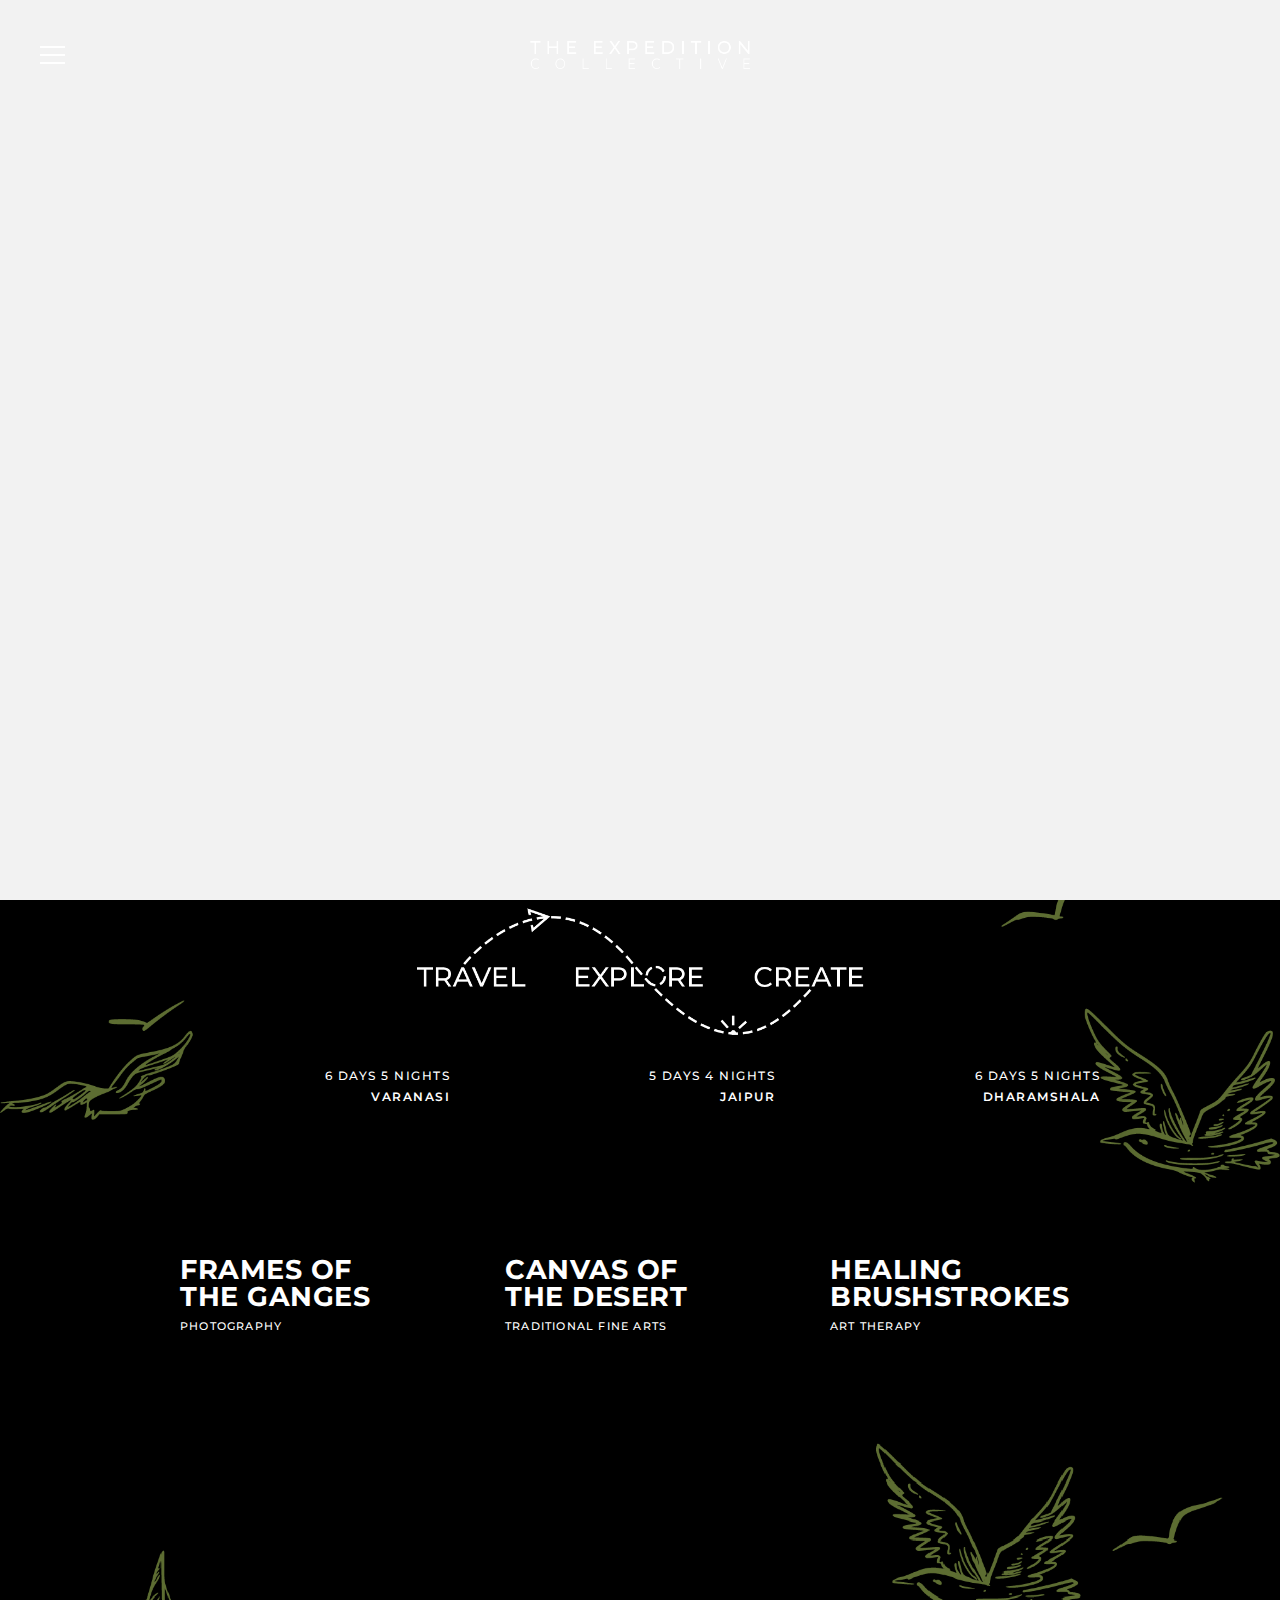
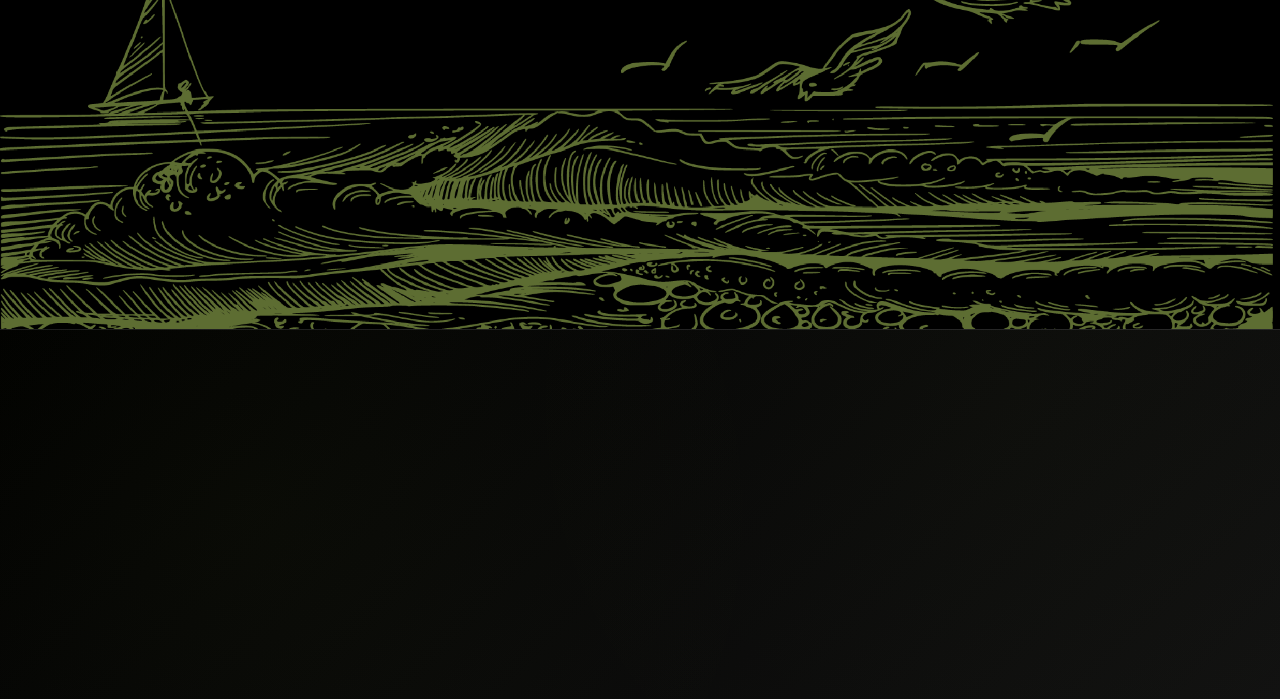
<file: index.html>
<!DOCTYPE html>
<html lang="en">
<head>
  <meta charset="UTF-8">
  <meta name="viewport" content="width=device-width, initial-scale=1.0">
  <title>The Expedition Collective</title>
  <link rel="stylesheet" href="styles.css">
</head>
<body>
  <!-- Header -->
  <header class="header">
      <div class="hamburger-menu" id="hamburger">
          <span></span>
          <span></span>
          <span></span>
      </div>
      <div class="logo">
  <div class="logo-wrapper" id="logoWrapper">
      <img src="images/image1.png" class="logotype" id="logotype" alt="Logotype">
      <img src="images/image2.png" class="monogram" id="monogram" alt="Monogram">
  </div>
</div>
  </header>

  <!-- Sidebar -->
  <div class="sidebar" id="sidebar">
      <div class="sidebar-content">
          <button class="close-btn" id="close-sidebar">&times;</button>
          <div class="sidebar-logo">
              <h2>The Expedition Collective</h2>
          </div>
          <nav class="sidebar-nav">
              <ul>
                  <li><a href="who-we-are.html">Who are we?</a></li>
                  <li><a href="upcoming.html">Upcoming Expeditions</a></li>
                  <li><a href="connect.html">Let's Connect?</a></li>
              </ul>
          </nav>
          <div class="social-icons">
              <a href="#" class="social-icon instagram">
                  <svg viewBox="0 0 24 24" fill="currentColor"><path d="M12 2.163c3.204 0 3.584.012 4.85.07 3.252.148 4.771 1.691 4.919 4.919.058 1.265.069 1.645.069 4.849 0 3.205-.012 3.584-.069 4.849-.149 3.225-1.664 4.771-4.919 4.919-1.266.058-1.644.07-4.85.07-3.204 0-3.584-.012-4.849-.07-3.26-.149-4.771-1.699-4.919-4.92-.058-1.265-.07-1.644-.07-4.849 0-3.204.013-3.583.07-4.849.149-3.227 1.664-4.771 4.919-4.919 1.266-.057 1.645-.069 4.849-.069zm0-2.163c-3.259 0-3.667.014-4.947.072-4.358.2-6.78 2.618-6.98 6.98-.059 1.281-.073 1.689-.073 4.948 0 3.259.014 3.668.072 4.948.2 4.358 2.618 6.78 6.98 6.98 1.281.058 1.689.072 4.948.072 3.259 0 3.668-.014 4.948-.072 4.354-.2 6.782-2.618 6.979-6.98.059-1.28.073-1.689.073-4.948 0-3.259-.014-3.667-.072-4.947-.196-4.354-2.617-6.78-6.979-6.98-1.281-.059-1.69-.073-4.949-.073zm0 5.838c-3.403 0-6.162 2.759-6.162 6.162s2.759 6.163 6.162 6.163 6.162-2.759 6.162-6.163c0-3.403-2.759-6.162-6.162-6.162zm0 10.162c-2.209 0-4-1.79-4-4 0-2.209 1.791-4 4-4s4 1.791 4 4c0 2.21-1.791 4-4 4zm6.406-11.845c-.796 0-1.441.645-1.441 1.44s.645 1.44 1.441 1.44c.795 0 1.439-.645 1.439-1.44s-.644-1.44-1.439-1.44z"/></svg>
              </a>
              <a href="#" class="social-icon facebook">
                  <svg viewBox="0 0 24 24" fill="currentColor"><path d="M24 12.073c0-6.627-5.373-12-12-12s-12 5.373-12 12c0 5.99 4.388 10.954 10.125 11.854v-8.385H7.078v-3.47h3.047V9.43c0-3.007 1.792-4.669 4.533-4.669 1.312 0 2.686.235 2.686.235v2.953H15.83c-1.491 0-1.956.925-1.956 1.874v2.25h3.328l-.532 3.47h-2.796v8.385C19.612 23.027 24 18.062 24 12.073z"/></svg>
              </a>
              <a href="#" class="social-icon twitter">
                  <svg viewBox="0 0 24 24" fill="currentColor"><path d="M23.953 4.57a10 10 0 01-2.825.775 4.958 4.958 0 002.163-2.723c-.951.555-2.005.959-3.127 1.184a4.92 4.92 0 00-8.384 4.482C7.69 8.095 4.067 6.13 1.64 3.162a4.822 4.822 0 00-.666 2.475c0 1.71.87 3.213 2.188 4.096a4.904 4.904 0 01-2.228-.616v.06a4.923 4.923 0 003.946 4.827 4.996 4.996 0 01-2.212.085 4.936 4.936 0 004.604 3.417 9.867 9.867 0 01-6.102 2.105c-.39 0-.779-.023-1.17-.067a13.995 13.995 0 007.557 2.209c9.053 0 13.998-7.496 13.998-13.985 0-.21 0-.42-.015-.63A9.935 9.935 0 0024 4.59z"/></svg>
              </a>
              <a href="#" class="social-icon linkedin">
                  <svg viewBox="0 0 24 24" fill="currentColor"><path d="M20.447 20.452h-3.554v-5.569c0-1.328-.027-3.037-1.852-3.037-1.853 0-2.136 1.445-2.136 2.939v5.667H9.351V9h3.414v1.561h.046c.477-.9 1.637-1.85 3.37-1.85 3.601 0 4.267 2.37 4.267 5.455v6.286zM5.337 7.433c-1.144 0-2.063-.926-2.063-2.065 0-1.138.92-2.063 2.063-2.063 1.14 0 2.064.925 2.064 2.063 0 1.139-.925 2.065-2.064 2.065zm1.782 13.019H3.555V9h3.564v11.452zM22.225 0H1.771C.792 0 0 .774 0 1.729v20.542C0 23.227.792 24 1.771 24h20.451C23.2 24 24 23.227 24 22.271V1.729C24 .774 23.2 0 22.222 0h.003z"/></svg>
              </a>
              <a href="#" class="social-icon youtube">
                  <svg viewBox="0 0 24 24" fill="currentColor"><path d="M23.498 6.186a3.016 3.016 0 0 0-2.122-2.136C19.505 3.545 12 3.545 12 3.545s-7.505 0-9.377.505A3.017 3.017 0 0 0 .502 6.186C0 8.07 0 12 0 12s0 3.93.502 5.814a3.016 3.016 0 0 0 2.122 2.136c1871.505 9.376.505 9.376.505s7.505 0 9.377-.505a3.015 3.015 0 0 0 2.122-2.136C24 15.93 24 12 24 12s0-3.93-.502-5.814zM9.545 15.568V8.432L15.818 12l-6.273 3.568z"/></svg>
              </a>
              <a href="#" class="social-icon tiktok">
                  <svg viewBox="0 0 24 24" fill="currentColor"><path d="M12.525.02c1.31-.02 2.61-.01 3.91-.02.08 1.53.63 3.09 1.75 4.17 1.12 1.11 2.7 1.62 4.24 1.79v4.03c-1.44-.05-2.89-.35-4.2-.97-.57-.26-1.1-.59-1.62-.93-.01 2.92.01 5.84-.02 8.75-.08 1.4-.54 2.79-1.35 3.94-1.31 1.92-3.58 3.17-5.91 3.21-1.43.08-2.86-.31-4.08-1.03-2.02-1.19-3.44-3.37-3.65-5.71-.02-.5-.03-1-.01-1.49.18-1.9 1.12-3.72 2.58-4.96 1.66-1.44 3.98-2.13 6.15-1.72.02 1.48-.04 2.96-.04 4.44-.99-.32-2.15-.23-3.02.37-.63.41-1.11 1.04-1.36 1.75-.21.51-.15 1.07-.14 1.61.24 1.64 1.82 3.02 3.5 2.87 1.12-.01 2.19-.66 2.77-1.61.19-.33.4-.67.41-1.06.1-1.79.06-3.57.07-5.36.01-4.03-.01-8.05.02-12.07z"/></svg>
              </a>
          </div>
      </div>
  </div>

  <!-- Sidebar Overlay -->
  <div class="sidebar-overlay" id="sidebar-overlay"></div>

  <!-- Hero Section -->
  <section class="hero">
      <div class="hero-content">
          <div class="quote-container">
              <div class="quote-box">
                  <div class="quote-text">
                      <!-- Text will be filled by typewriter effect -->
                  </div>
                  <div class="quote-author">
                      <!-- Author will be filled by typewriter effect -->
                  </div>
              </div>
          </div>
      </div>
  </section>

  <!-- Courses Section -->
  <section class="courses-section">
      <!-- Section Title -->
      <div class="section-title-container">
          <img src="images/tagline tec.png" alt="Travel Explore Create" class="section-title-image">
      </div>

      <div class="courses-container">
          <div class="course-card" data-bg="frames">
  <div class="course-info">
      <div class="course-duration">6 DAYS 5 NIGHTS</div>
      <div class="course-location">VARANASI</div>
  </div>
  <div class="course-bottom-info">
      <h3 class="course-title">FRAMES OF<br>THE GANGES</h3>
      <p class="course-subtitle">PHOTOGRAPHY</p>
  </div>
</div>

<div class="course-card" data-bg="canvas">
  <div class="course-info">
      <div class="course-duration">5 DAYS 4 NIGHTS</div>
      <div class="course-location">JAIPUR</div>
  </div>
  <div class="course-bottom-info">
      <h3 class="course-title">CANVAS OF<br>THE DESERT</h3>
      <p class="course-subtitle">TRADITIONAL FINE ARTS</p>
  </div>
</div>

<div class="course-card" data-bg="healing">
  <div class="course-info">
      <div class="course-duration">6 DAYS 5 NIGHTS</div>
      <div class="course-location">DHARAMSHALA</div>
  </div>
  <div class="course-bottom-info">
      <h3 class="course-title">HEALING<br>BRUSHSTROKES</h3>
      <p class="course-subtitle">ART THERAPY</p>
  </div>
</div>
      </div>

      <!-- Contact Form -->
      <div class="contact-section">
          <div class="contact-content">
              <h2 class="contact-title">Let's<br>Connect?</h2>
              <form class="contact-form">
                  <div class="form-row">
                      <div class="form-group">
                          <input type="text" class="form-input" id="firstName" required>
                          <label class="form-label" for="firstName">First Name *</label>
                      </div>
                      <div class="form-group">
                          <input type="text" class="form-input" id="lastName">
                          <label class="form-label" for="lastName">Last Name</label>
                      </div>
                  </div>
                  <div class="form-group">
                      <input type="email" class="form-input" id="email" required>
                      <label class="form-label" for="email">Email *</label>
                  </div>
                  <div class="form-group">
                      <textarea class="form-textarea" id="message"></textarea>
                      <label class="form-label" for="message">Write a Message</label>
                  </div>
                  <button type="submit" class="submit-btn">Submit</button>
              </form>
          </div>
      </div>
  </section>

  <!-- Footer -->
  <footer class="footer">
      <div class="footer-content">
          <div class="footer-main">
              <div class="footer-logo-section">
                  <img src="images/TEC LOGOTYPE with tagline.png" alt="The Expedition Collective" class="footer-logo">
              </div>
              
              <div class="footer-nav">
                  <div class="footer-nav-group">
                      <h4>Explore</h4>
                      <ul>
                          <li><a href="index.html">Home</a></li>
                          <li><a href="who-we-are.html">Who We Are</a></li>
                          <li><a href="upcoming.html">Upcoming Expeditions</a></li>
                          <li><a href="connect.html">Connect</a></li>
                      </ul>
                  </div>
                  
                  <div class="footer-nav-group">
                      <h4>Legal</h4>
                      <ul>
                          <li><a href="https://docs.google.com/document/d/1cpS7jSVa7uuQCtwt0TcM8qH6gTSI0Dah1ZjMLlQonoo/edit?usp=sharing" target="_blank" rel="noopener noreferrer">Terms & Conditions</a></li>
                          <li><a href="https://docs.google.com/document/d/1hbF3IYYKg_ML7WzhUXCudBVNISzcpJkkiFQsNlGEKY0/edit?usp=sharing" target="_blank" rel="noopener noreferrer">Moral Code & Conduct</a></li>
                          <li><a href="https://docs.google.com/document/d/1tHcc3HTiJ7YRfWEqPOnBSxFccYlNz9d1UpyMhBMMg70/edit?usp=sharing" target="_blank" rel="noopener noreferrer">Privacy Policy</a></li>
                      </ul>
                  </div>
                  
                  <div class="footer-nav-group">
                      <h4>Connect</h4>
                      <ul>
                          <li><a href="#" class="social-link">
                              <svg class="social-icon-svg" viewBox="0 0 24 24" fill="currentColor">
                                  <path d="M12 2.163c3.204 0 3.584.012 4.85.07 3.252.148 4.771 1.691 4.919 4.919.058 1.265.069 1.645.069 4.849 0 3.205-.012 3.584-.069 4.849-.149 3.225-1.664 4.771-4.919 4.919-1.266.058-1.644.07-4.85.07-3.204 0-3.584-.012-4.849-.07-3.26-.149-4.771-1.699-4.919-4.92-.058-1.265-.07-1.644-.07-4.849 0-3.204.013-3.583.07-4.849.149-3.227 1.664-4.771 4.919-4.919 1.266-.057 1.645-.069 4.849-.069zm0-2.163c-3.259 0-3.667.014-4.947.072-4.358.2-6.78 2.618-6.98 6.98-.059 1.281-.073 1.689-.073 4.948 0 3.259.014 3.668.072 4.948.2 4.358 2.618 6.78 6.98 6.98 1.281.058 1.689.072 4.948.072 3.259 0 3.668-.014 4.948-.072 4.354-.2 6.782-2.618 6.979-6.98.059-1.28.073-1.689.073-4.948 0-3.259-.014-3.667-.072-4.947-.196-4.354-2.617-6.78-6.979-6.98-1.281-.059-1.69-.073-4.949-.073zm0 5.838c-3.403 0-6.162 2.759-6.162 6.162s2.759 6.163 6.162 6.163 6.162-2.759 6.162-6.163c0-3.403-2.759-6.162-6.162-6.162zm0 10.162c-2.209 0-4-1.79-4-4 0-2.209 1.791-4 4-4s4 1.791 4 4c0 2.21-1.791 4-4 4zm6.406-11.845c-.796 0-1.441.645-1.441 1.44s.645 1.44 1.441 1.44c.795 0 1.439-.645 1.439-1.44s-.644-1.44-1.439-1.44z"/>
                              </svg>
                              <span>Instagram</span>
                          </a></li>
                          <li><a href="#" class="social-link">
                              <svg class="social-icon-svg" viewBox="0 0 24 24" fill="currentColor">
                                  <path d="M24 12.073c0-6.627-5.373-12-12-12s-12 5.373-12 12c0 5.99 4.388 10.954 10.125 11.854v-8.385H7.078v-3.47h3.047V9.43c0-3.007 1.792-4.669 4.533-4.669 1.312 0 2.686.235 2.686.235v2.953H15.83c-1.491 0-1.956.925-1.956 1.874v2.25h3.328l-.532 3.47h-2.796v8.385C19.612 23.027 24 18.062 24 12.073z"/>
                              </svg>
                              <span>Facebook</span>
                          </a></li>
                          <li><a href="#" class="social-link">
                              <svg class="social-icon-svg" viewBox="0 0 24 24" fill="currentColor">
                                  <path d="M20.447 20.452h-3.554v-5.569c0-1.328-.027-3.037-1.852-3.037-1.853 0-2.136 1.445-2.136 2.939v5.667H9.351V9h3.414v1.561h.046c.477-.9 1.637-1.85 3.37-1.85 3.601 0 4.267 2.37 4.267 5.455v6.286zM5.337 7.433c-1.144 0-2.063-.926-2.063-2.065 0-1.138.92-2.063 2.063-2.063 1.14 0 2.064.925 2.064 2.063 0 1.139-.925 2.065-2.064 2.065zm1.782 13.019H3.555V9h3.564v11.452zM22.225 0H1.771C.792 0 0 .774 0 1.729v20.542C0 23.227.792 24 1.771 24h20.451C23.2 24 24 23.227 24 22.271V1.729C24 .774 23.2 0 22.222 0h.003z"/>
                              </svg>
                              <span>LinkedIn</span>
                          </a></li>
                          <li><a href="#" class="social-link">
                              <svg class="social-icon-svg" viewBox="0 0 24 24" fill="currentColor">
                                  <path d="M23.498 6.186a3.016 3.016 0 0 0-2.122-2.136C19.505 3.545 12 3.545 12 3.545s-7.505 0-9.377.505A3.017 3.017 0 0 0 .502 6.186C0 8.07 0 12 0 12s0 3.93.502 5.814a3.016 3.016 0 0 0 2.122 2.136c1.871.505 1.371.505 1.371.505s7.505 0 9.377-.505a3.015 3.015 0 0 0 2.122-2.136C24 15.93 24 12 24 12s0-3.93-.502-5.814zM9.545 15.568V8.432L15.818 12l-6.273 3.568z"/>
                              </svg>
                              <span>YouTube</span>
                          </a></li>
                      </ul>
                  </div>
              </div>
          </div>
          
          <div class="footer-divider"></div>
          
          <div class="footer-bottom">
              <div class="footer-copyright">
                  <p>&copy; <span id="current-year"></span> The Expedition Collective. All rights reserved.</p>
              </div>
          </div>
      </div>
  </footer>


  <script src="script.js"></script>
</body>
</html>
</file>
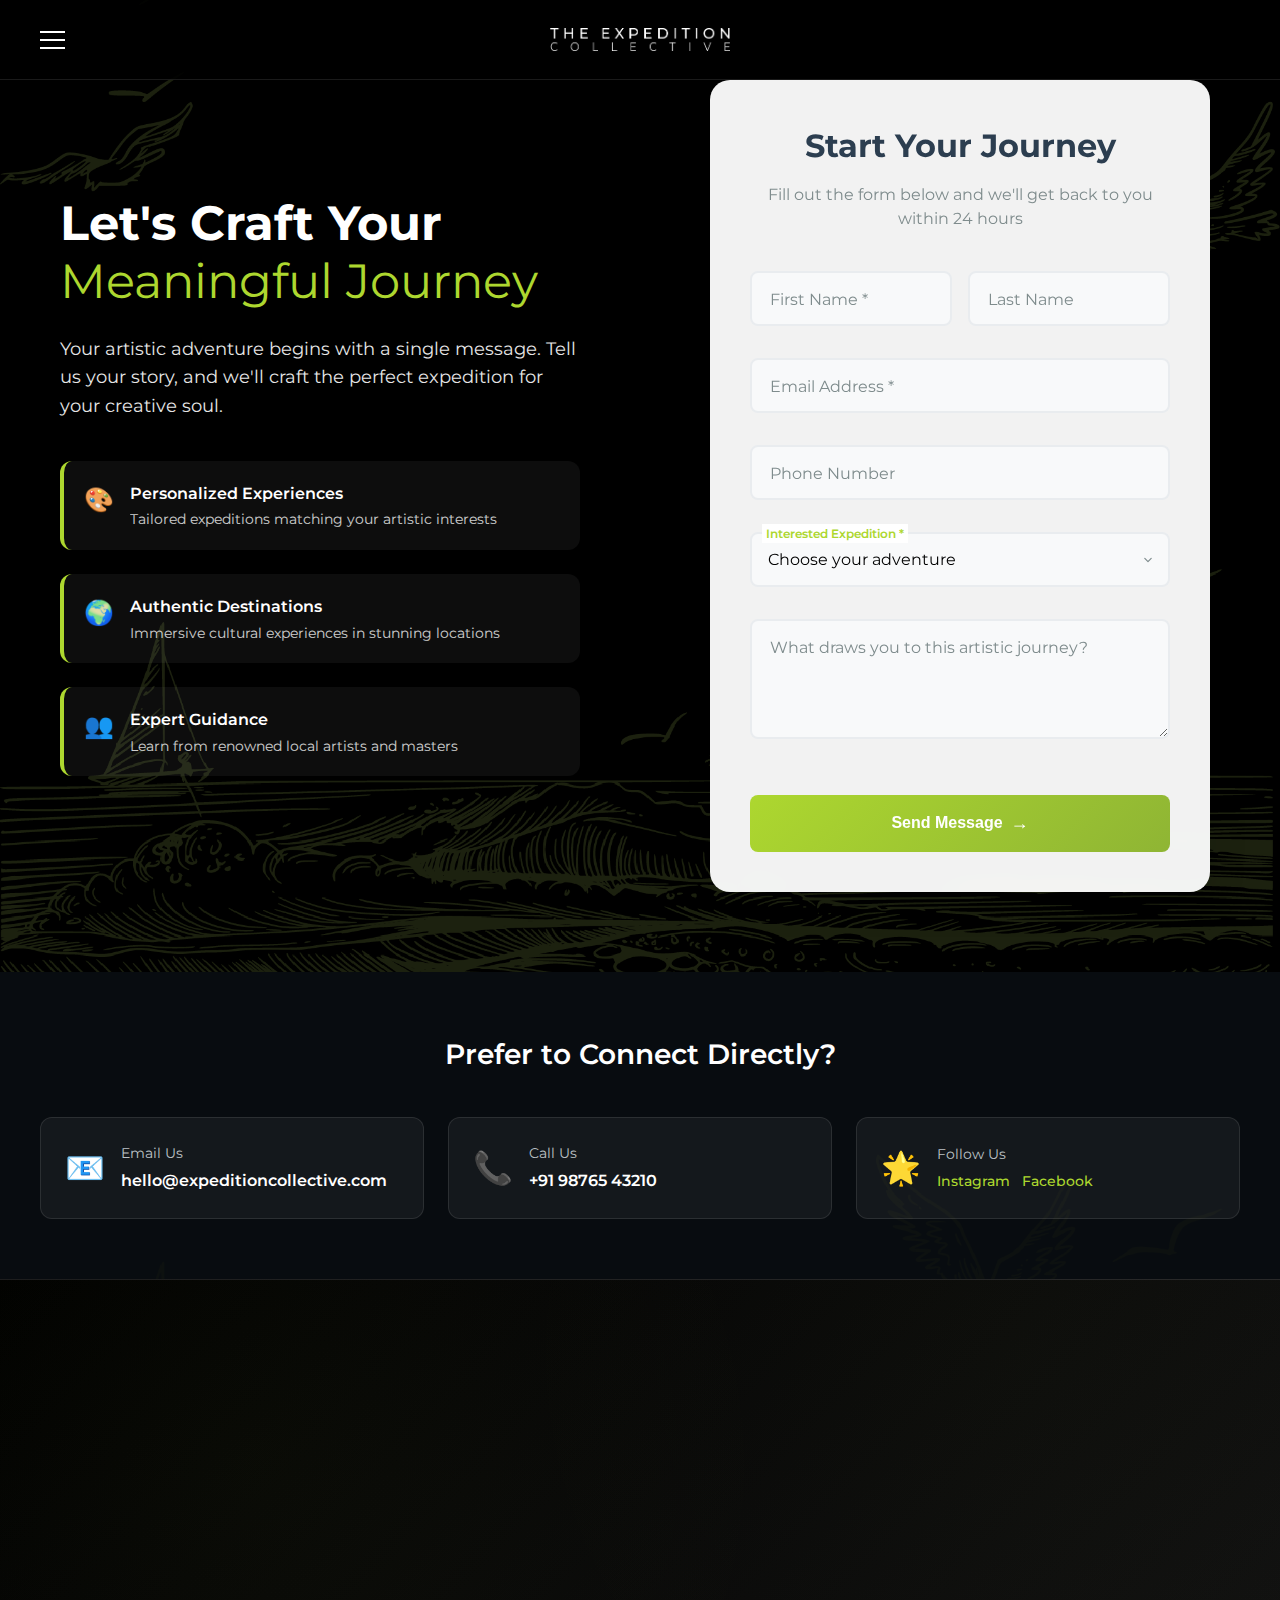
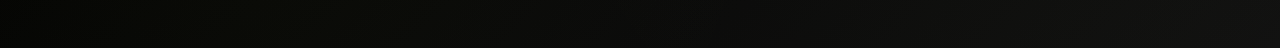
<file: connect.html>
<!DOCTYPE html>
<html lang="en">

<head>
  <meta charset="UTF-8">
  <meta name="viewport" content="width=device-width, initial-scale=1.0">
  <title>Let's Connect - The Expedition Collective</title>
  <link rel="stylesheet" href="styles.css">
</head>

<body class="connect-page">
  <!-- Header -->
  <header class="header">
      <div class="hamburger-menu" id="hamburger">
          <span></span>
          <span></span>
          <span></span>
      </div>
      <div class="logo">
          <div class="logo-wrapper" id="logoWrapper">
              <img src="images/image1.png" class="logotype" id="logotype" alt="Logotype">
              <img src="images/image2.png" class="monogram" id="monogram" alt="Monogram">
          </div>
      </div>
  </header>

  <!-- Sidebar -->
  <div class="sidebar" id="sidebar">
      <div class="sidebar-content">
          <button class="close-btn" id="close-sidebar">&times;</button>
          <div class="sidebar-logo">
              <h2>The Expedition Collective</h2>
          </div>
          <nav class="sidebar-nav">
              <ul>
                  <li><a href="index.html">Home</a></li>
                  <li><a href="who-we-are.html">Who are we?</a></li>
                  <li><a href="upcoming.html">Upcoming Expeditions</a></li>
                  <li><a href="connect.html">Let's Connect?</a></li>
              </ul>
          </nav>
          <div class="social-icons">
              <a href="#" class="social-icon instagram">
                  <svg viewBox="0 0 24 24" fill="currentColor">
                      <path
                          d="M12 2.163c3.204 0 3.584.012 4.85.07 3.252.148 4.771 1.691 4.919 4.919.058 1.265.069 1.645.069 4.849 0 3.205-.012 3.584-.069 4.849-.149 3.225-1.664 4.771-4.919 4.919-1.266.058-1.644.07-4.85.07-3.204 0-3.584-.012-4.849-.07-3.26-.149-4.771-1.699-4.919-4.92-.058-1.265-.07-1.644-.07-4.849 0-3.204.013-3.583.07-4.849.149-3.227 1.664-4.771 4.919-4.919 1.266-.057 1.645-.069 4.849-.069zm0-2.163c-3.259 0-3.667.014-4.947.072-4.358.2-6.78 2.618-6.98 6.98-.059 1.281-.073 1.689-.073 4.948 0 3.259.014 3.668.072 4.948.2 4.358 2.618 6.78 6.98 6.98 1.281.058 1.689.072 4.948.072 3.259 0 3.668-.014 4.948-.072 4.354-.2 6.782-2.618 6.979-6.98.059-1.28.073-1.689.073-4.948 0-3.259-.014-3.667-.072-4.947-.196-4.354-2.617-6.78-6.979-6.98-1.281-.059-1.69-.073-4.949-.073zm0 5.838c-3.403 0-6.162 2.759-6.162 6.162s2.759 6.163 6.162 6.163 6.162-2.759 6.162-6.163c0-3.403-2.759-6.162-6.162-6.162zm0 10.162c-2.209 0-4-1.79-4-4 0-2.209 1.791-4 4-4s4 1.791 4 4c0 2.21-1.791 4-4 4zm6.406-11.845c-.796 0-1.441.645-1.441 1.44s.645 1.44 1.441 1.44c.795 0 1.439-.645 1.439-1.44s-.644-1.44-1.439-1.40z" />
                  </svg>
              </a>
              <a href="#" class="social-icon facebook">
                  <svg viewBox="0 0 24 24" fill="currentColor">
                      <path
                          d="M24 12.073c0-6.627-5.373-12-12-12s-12 5.373-12 12c0 5.99 4.388 10.954 10.125 11.854v-8.385H7.078v-3.47h3.047V9.43c0-3.007 1.792-4.669 4.533-4.669 1.312 0 2.686.235 2.686.235v2.953H15.83c-1.491 0-1.956.925-1.956 1.874v2.25h3.328l-.532 3.47h-2.796v8.385C19.612 23.027 24 18.062 24 12.073z" />
                  </svg>
              </a>
              <a href="#" class="social-icon twitter">
                  <svg viewBox="0 0 24 24" fill="currentColor">
                      <path
                          d="M23.953 4.57a10 10 0 01-2.825.775 4.958 4.958 0 002.163-2.723c-.951.555-2.005.959-3.127 1.184a4.92 4.92 0 00-8.384 4.482C7.69 8.095 4.067 6.13 1.64 3.162a4.822 4.822 0 00-.666 2.475c0 1.71.87 3.213 2.188 4.096a4.904 4.904 0 01-2.228-.616v.06a4.923 4.923 0 003.946 4.827 4.996 4.996 0 01-2.212.085 4.936 4.936 0 004.604 3.417 9.867 9.867 0 01-6.102 2.105c-.39 0-.779-.023-1.17-.067a13.995 13.995 0 007.557 2.209c9.053 0 13.998-7.496 13.998-13.985 0-.21 0-.42-.015-.63A9.935 9.935 0 0024 4.59z" />
                  </svg>
              </a>
              <a href="#" class="social-icon linkedin">
                  <svg viewBox="0 0 24 24" fill="currentColor">
                      <path
                          d="M20.447 20.452h-3.554v-5.569c0-1.328-.027-3.037-1.852-3.037-1.853 0-2.136 1.445-2.136 2.939v5.667H9.351V9h3.414v1.561h.046c.477-.9 1.637-1.85 3.37-1.85 3.601 0 4.267 2.37 4.267 5.455v6.286zM5.337 7.433c-1.144 0-2.063-.926-2.063-2.065 0-1.138.92-2.063 2.063-2.063 1.14 0 2.064.925 2.064 2.063 0 1.139-.925 2.065-2.064 2.065zm1.782 13.019H3.555V9h3.564v11.452zM22.225 0H1.771C.792 0 0 .774 0 1.729v20.542C0 23.227.792 24 1.771 24h20.451C23.2 24 24 23.227 24 22.271V1.729C24 .774 23.2 0 22.222 0h.003z" />
                  </svg>
              </a>
              <a href="#" class="social-icon youtube">
                  <svg viewBox="0 0 24 24" fill="currentColor">
                      <path
                          d="M23.498 6.186a3.016 3.016 0 0 0-2.122-2.136C19.505 3.545 12 3.545 12 3.545s-7.505 0-9.377.505A3.017 3.017 0 0 0 .502 6.186C0 8.07 0 12 0 12s0 3.93.502 5.814a3.016 3.016 0 0 0 2.122 2.136c1871.505 9.376.505 9.376.505s7.505 0 9.377-.505a3.015 3.015 0 0 0 2.122-2.136C24 15.93 24 12 24 12s0-3.93-.502-5.814zM9.545 15.568V8.432L15.818 12l-6.273 3.568z" />
                  </svg>
              </a>
              <a href="#" class="social-icon tiktok">
                  <svg viewBox="0 0 24 24" fill="currentColor">
                      <path
                          d="M12.525.02c1.31-.02 2.61-.01 3.91-.02.08 1.53.63 3.09 1.75 4.17 1.12 1.11 2.7 1.62 4.24 1.79v4.03c-1.44-.05-2.89-.35-4.2-.97-.57-.26-1.1-.59-1.62-.93-.01 2.92.01 5.84-.02 8.75-.08 1.4-.54 2.79-1.35 3.94-1.31 1.92-3.58 3.17-5.91 3.21-1.43.08-2.86-.31-4.08-1.03-2.02-1.19-3.44-3.37-3.65-5.71-.02-.5-.03-1-.01-1.49.18-1.9 1.12-3.72 2.58-4.96 1.66-1.44 3.98-2.13 6.15-1.72.02 1.48-.04 2.96-.04 4.44-.99-.32-2.15-.23-3.02.37-.63.41-1.11 1.04-1.36 1.75-.21.51-.15 1.07-.14 1.61.24 1.64 1.82 3.02 3.5 2.87 1.12-.01 2.19-.66 2.77-1.61.19-.33.4-.67.41-1.06.1-1.79.06-3.57.07-5.36.01-4.03-.01-8.05.02-12.07z" />
                  </svg>
              </a>
          </div>
      </div>
  </div>

  <!-- Sidebar Overlay -->
  <div class="sidebar-overlay" id="sidebar-overlay"></div>

  <!-- Main Connect Section -->
  <section class="connect-main-section">
      <!-- Hero Section with Split Design -->
      <div class="connect-split-hero">
          <div class="connect-left-panel">
              <div class="connect-branding">
                  <h1 class="connect-main-title">Let's Craft Your <span class="highlight-text">Meaningful Journey</span></h1>
                  <p class="connect-tagline">Your artistic adventure begins with a single message. Tell us your story, and we'll craft the perfect expedition for your creative soul.</p>
                  
                  <div class="connect-features">
                      <div class="feature-item">
                          <div class="feature-icon">🎨</div>
                          <div class="feature-text">
                              <h4>Personalized Experiences</h4>
                              <p>Tailored expeditions matching your artistic interests</p>
                          </div>
                      </div>
                      <div class="feature-item">
                          <div class="feature-icon">🌍</div>
                          <div class="feature-text">
                              <h4>Authentic Destinations</h4>
                              <p>Immersive cultural experiences in stunning locations</p>
                          </div>
                      </div>
                      <div class="feature-item">
                          <div class="feature-icon">👥</div>
                          <div class="feature-text">
                              <h4>Expert Guidance</h4>
                              <p>Learn from renowned local artists and masters</p>
                          </div>
                      </div>
                  </div>
              </div>
          </div>
          
          <div class="connect-right-panel">
              <div class="connect-form-wrapper">
                  <div class="form-header">
                      <h2 class="form-title">Start Your Journey</h2>
                      <p class="form-subtitle">Fill out the form below and we'll get back to you within 24 hours</p>
                  </div>
                  
                  <form class="modern-contact-form">
                      <div class="input-grid">
                          <div class="input-group">
                              <input type="text" id="firstName" class="modern-input" placeholder=" " required>
                              <label for="firstName" class="modern-label">First Name *</label>
                          </div>
                          <div class="input-group">
                              <input type="text" id="lastName" class="modern-input" placeholder=" ">
                              <label for="lastName" class="modern-label">Last Name</label>
                          </div>
                      </div>
                      
                      <div class="input-group">
                          <input type="email" id="email" class="modern-input" placeholder=" " required>
                          <label for="email" class="modern-label">Email Address *</label>
                      </div>
                      
                      <div class="input-group">
                          <input type="tel" id="phone" class="modern-input" placeholder=" ">
                          <label for="phone" class="modern-label">Phone Number</label>
                      </div>
                      
                      <div class="input-group">
                          <select id="expedition" class="modern-select" required>
                              <option value="" disabled selected>Choose your adventure</option>
                              <option value="frames-ganges">Frames of the Ganges - Photography</option>
                              <option value="canvas-desert">Canvas of the Desert - Traditional Arts</option>
                              <option value="healing-brushstrokes">Healing Brushstrokes - Art Therapy</option>
                              <option value="custom">Custom Expedition - Tell us your vision</option>
                          </select>
                          <label for="expedition" class="modern-label">Interested Expedition *</label>
                      </div>
                      
                      <div class="input-group">
                          <textarea id="message" class="modern-textarea" placeholder=" " rows="4"></textarea>
                          <label for="message" class="modern-label">What draws you to this artistic journey?</label>
                      </div>
                      
                      <button type="submit" class="modern-submit-btn">
                          <span class="btn-text">Send Message</span>
                          <span class="btn-icon">→</span>
                      </button>
                  </form>
              </div>
          </div>
      </div>
      
      <!-- Quick Contact Section -->
      <div class="quick-contact-section">
          <div class="quick-contact-content">
              <h3 class="quick-contact-title">Prefer to Connect Directly?</h3>
              <div class="contact-options">
                  <a href="mailto:hello@expeditioncollective.com" class="contact-option email-option">
                      <div class="contact-icon">📧</div>
                      <div class="contact-details">
                          <span class="contact-label">Email Us</span>
                          <span class="contact-value">hello@expeditioncollective.com</span>
                      </div>
                  </a>
                  <a href="tel:+91-98765-43210" class="contact-option phone-option">
                      <div class="contact-icon">📞</div>
                      <div class="contact-details">
                          <span class="contact-label">Call Us</span>
                          <span class="contact-value">+91 98765 43210</span>
                      </div>
                  </a>
                  <div class="contact-option social-option">
                      <div class="contact-icon">🌟</div>
                      <div class="contact-details">
                          <span class="contact-label">Follow Us</span>
                          <div class="social-quick-links">
                              <a href="#" class="social-quick-link">Instagram</a>
                              <a href="#" class="social-quick-link">Facebook</a>
                          </div>
                      </div>
                  </div>
              </div>
          </div>
      </div>
  </section>

  <!-- Footer -->
  <footer class="footer">
      <div class="footer-content">
          <div class="footer-main">
              <div class="footer-logo-section">
                  <img src="images/TEC LOGOTYPE with tagline.png" alt="The Expedition Collective" class="footer-logo">
              </div>
              
              <div class="footer-nav">
                  <div class="footer-nav-group">
                      <h4>Explore</h4>
                      <ul>
                          <li><a href="index.html">Home</a></li>
                          <li><a href="who-we-are.html">Who We Are</a></li>
                          <li><a href="upcoming.html">Upcoming Expeditions</a></li>
                          <li><a href="connect.html">Connect</a></li>
                      </ul>
                  </div>
                  
                  <div class="footer-nav-group">
                      <h4>Legal</h4>
                      <ul>
                          <li><a href="https://docs.google.com/document/d/1cpS7jSVa7uuQCtwt0TcM8qH6gTSI0Dah1ZjMLlQonoo/edit?usp=sharing" target="_blank" rel="noopener noreferrer">Terms & Conditions</a></li>
                          <li><a href="https://docs.google.com/document/d/1hbF3IYYKg_ML7WzhUXCudBVNISzcpJkkiFQsNlGEKY0/edit?usp=sharing" target="_blank" rel="noopener noreferrer">Moral Code & Conduct</a></li>
                          <li><a href="https://docs.google.com/document/d/1tHcc3HTiJ7YRfWEqPOnBSxFccYlNz9d1UpyMhBMMg70/edit?usp=sharing" target="_blank" rel="noopener noreferrer">Privacy Policy</a></li>
                      </ul>
                  </div>
                  
                  <div class="footer-nav-group">
                      <h4>Connect</h4>
                      <ul>
                          <li><a href="#" class="social-link">
                              <svg class="social-icon-svg" viewBox="0 0 24 24" fill="currentColor">
                                  <path d="M12 2.163c3.204 0 3.584.012 4.85.07 3.252.148 4.771 1.691 4.919 4.919.058 1.265.069 1.645.069 4.849 0 3.205-.012 3.584-.069 4.849-.149 3.225-1.664 4.771-4.919 4.919-1.266.058-1.644.07-4.85.07-3.204 0-3.584-.012-4.849-.07-3.26-.149-4.771-1.699-4.919-4.92-.058-1.265-.07-1.644-.07-4.849 0-3.204.013-3.583.07-4.849.149-3.227 1.664-4.771 4.919-4.919 1.266-.057 1.645-.069 4.849-.069zm0-2.163c-3.259 0-3.667.014-4.947.072-4.358.2-6.78 2.618-6.98 6.98-.059 1.281-.073 1.689-.073 4.948 0 3.259.014 3.668.072 4.948.2 4.358 2.618 6.78 6.98 6.98 1.281.058 1.689.072 4.948.072 3.259 0 3.668-.014 4.948-.072 4.354-.2 6.782-2.618 6.979-6.98.059-1.28.073-1.689.073-4.948 0-3.259-.014-3.667-.072-4.947-.196-4.354-2.617-6.78-6.979-6.98-1.281-.059-1.69-.073-4.949-.073zm0 5.838c-3.403 0-6.162 2.759-6.162 6.162s2.759 6.163 6.162 6.163 6.162-2.759 6.162-6.163c0-3.403-2.759-6.162-6.162-6.162zm0 10.162c-2.209 0-4-1.79-4-4 0-2.209 1.791-4 4-4s4 1.791 4 4c0 2.21-1.791 4-4 4zm6.406-11.845c-.796 0-1.441.645-1.441 1.44s.645 1.44 1.441 1.44c.795 0 1.439-.645 1.439-1.44s-.644-1.44-1.439-1.44z"/>
                              </svg>
                              <span>Instagram</span>
                          </a></li>
                          <li><a href="#" class="social-link">
                              <svg class="social-icon-svg" viewBox="0 0 24 24" fill="currentColor">
                                  <path d="M24 12.073c0-6.627-5.373-12-12-12s-12 5.373-12 12c0 5.99 4.388 10.954 10.125 11.854v-8.385H7.078v-3.47h3.047V9.43c0-3.007 1.792-4.669 4.533-4.669 1.312 0 2.686.235 2.686.235v2.953H15.83c-1.491 0-1.956.925-1.956 1.874v2.25h3.328l-.532 3.47h-2.796v8.385C19.612 23.027 24 18.062 24 12.073z"/>
                              </svg>
                              <span>Facebook</span>
                          </a></li>
                          <li><a href="#" class="social-link">
                              <svg class="social-icon-svg" viewBox="0 0 24 24" fill="currentColor">
                                  <path d="M20.447 20.452h-3.554v-5.569c0-1.328-.027-3.037-1.852-3.037-1.853 0-2.136 1.445-2.136 2.939v5.667H9.351V9h3.414v1.561h.046c.477-.9 1.637-1.85 3.37-1.85 3.601 0 4.267 2.37 4.267 5.455v6.286zM5.337 7.433c-1.144 0-2.063-.926-2.063-2.065 0-1.138.92-2.063 2.063-2.063 1.14 0 2.064.925 2.064 2.063 0 1.139-.925 2.065-2.064 2.065zm1.782 13.019H3.555V9h3.564v11.452zM22.225 0H1.771C.792 0 0 .774 0 1.729v20.542C0 23.227.792 24 1.771 24h20.451C23.2 24 24 23.227 24 22.271V1.729C24 .774 23.2 0 22.222 0h.003z"/>
                              </svg>
                              <span>LinkedIn</span>
                          </a></li>
                          <li><a href="#" class="social-link">
                              <svg class="social-icon-svg" viewBox="0 0 24 24" fill="currentColor">
                                  <path d="M23.498 6.186a3.016 3.016 0 0 0-2.122-2.136C19.505 3.545 12 3.545 12 3.545s-7.505 0-9.377.505A3.017 3.017 0 0 0 .502 6.186C0 8.07 0 12 0 12s0 3.93.502 5.814a3.016 3.016 0 0 0 2.122 2.136c1.871.505 1.371.505 1.371.505s7.505 0 9.377-.505a3.015 3.015 0 0 0 2.122-2.136C24 15.93 24 12 24 12s0-3.93-.502-5.814zM9.545 15.568V8.432L15.818 12l-6.273 3.568z"/>
                              </svg>
                              <span>YouTube</span>
                          </a></li>
                      </ul>
                  </div>
              </div>
          </div>
          
          <div class="footer-divider"></div>
          
          <div class="footer-bottom">
              <div class="footer-copyright">
                  <p>&copy; <span id="current-year"></span> The Expedition Collective. All rights reserved.</p>
              </div>
          </div>
      </div>
  </footer>

  <script src="script.js"></script>

</body>

</html>
</file>
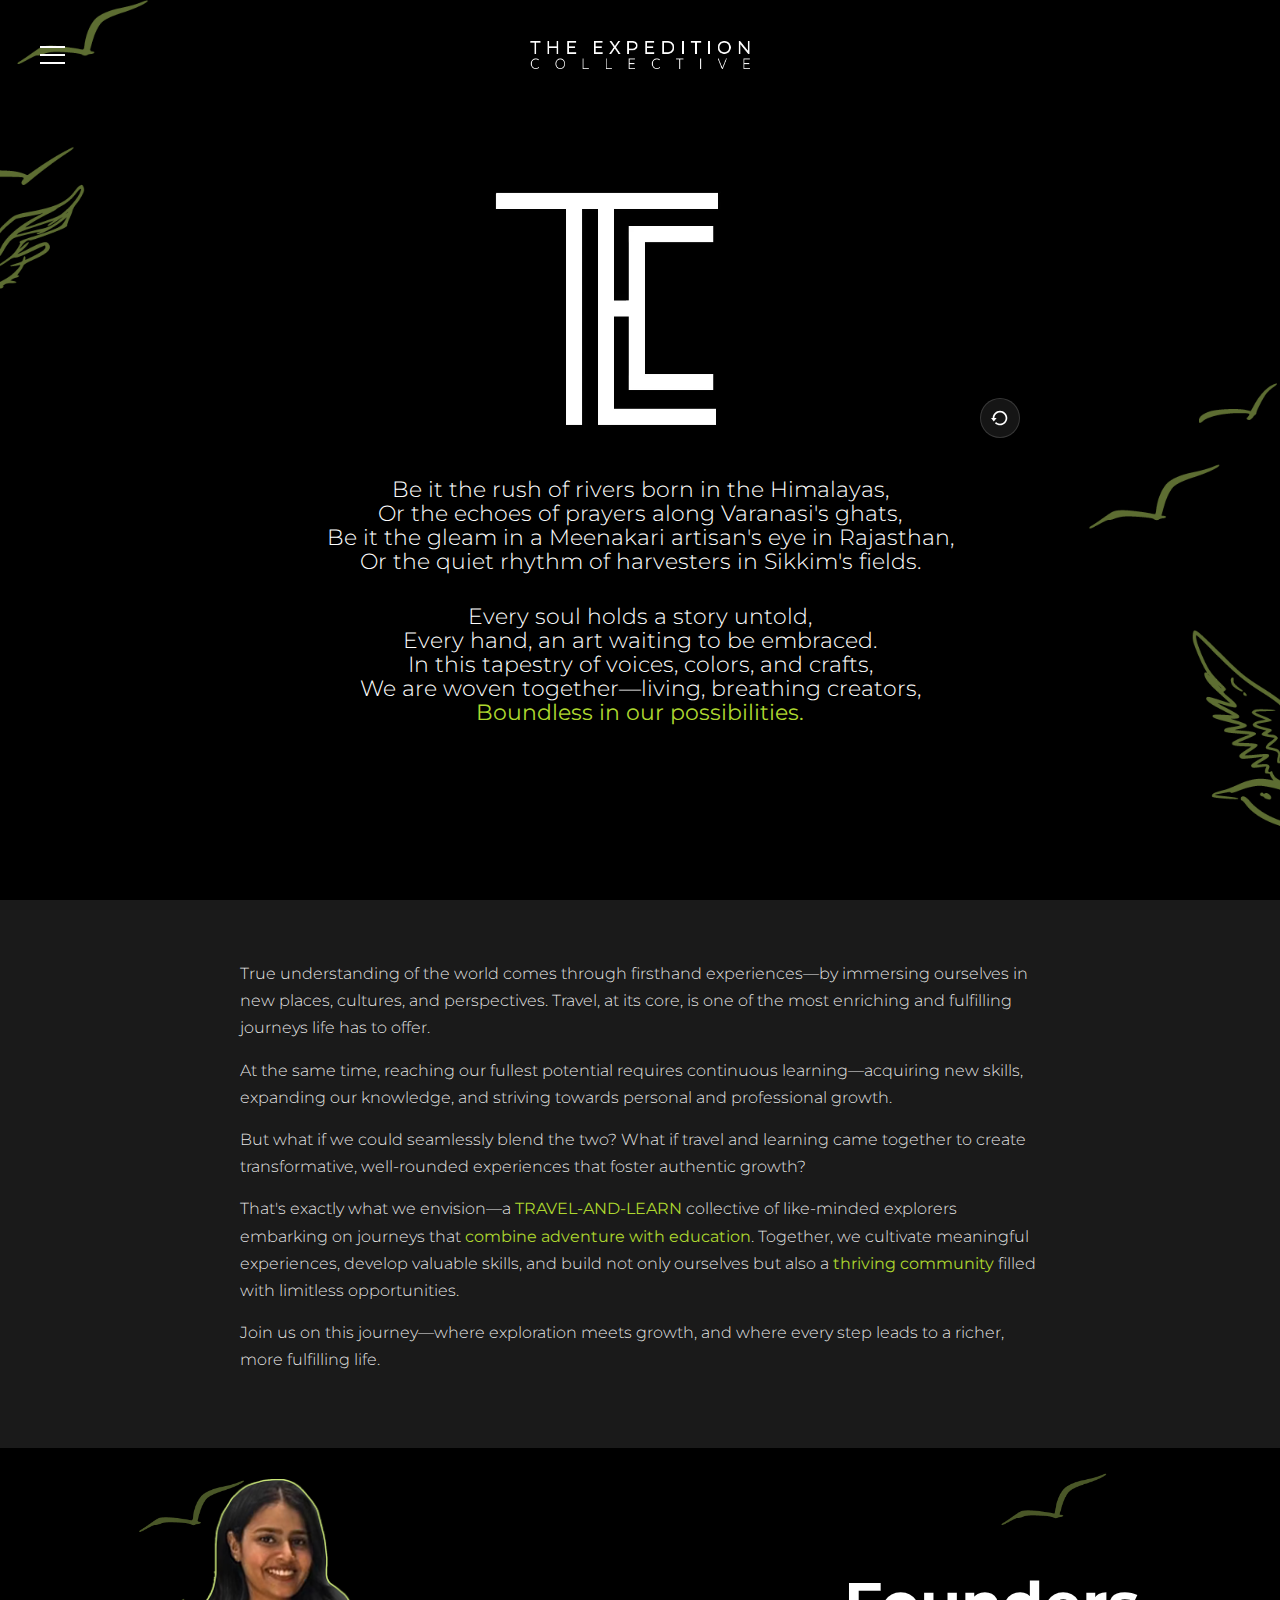
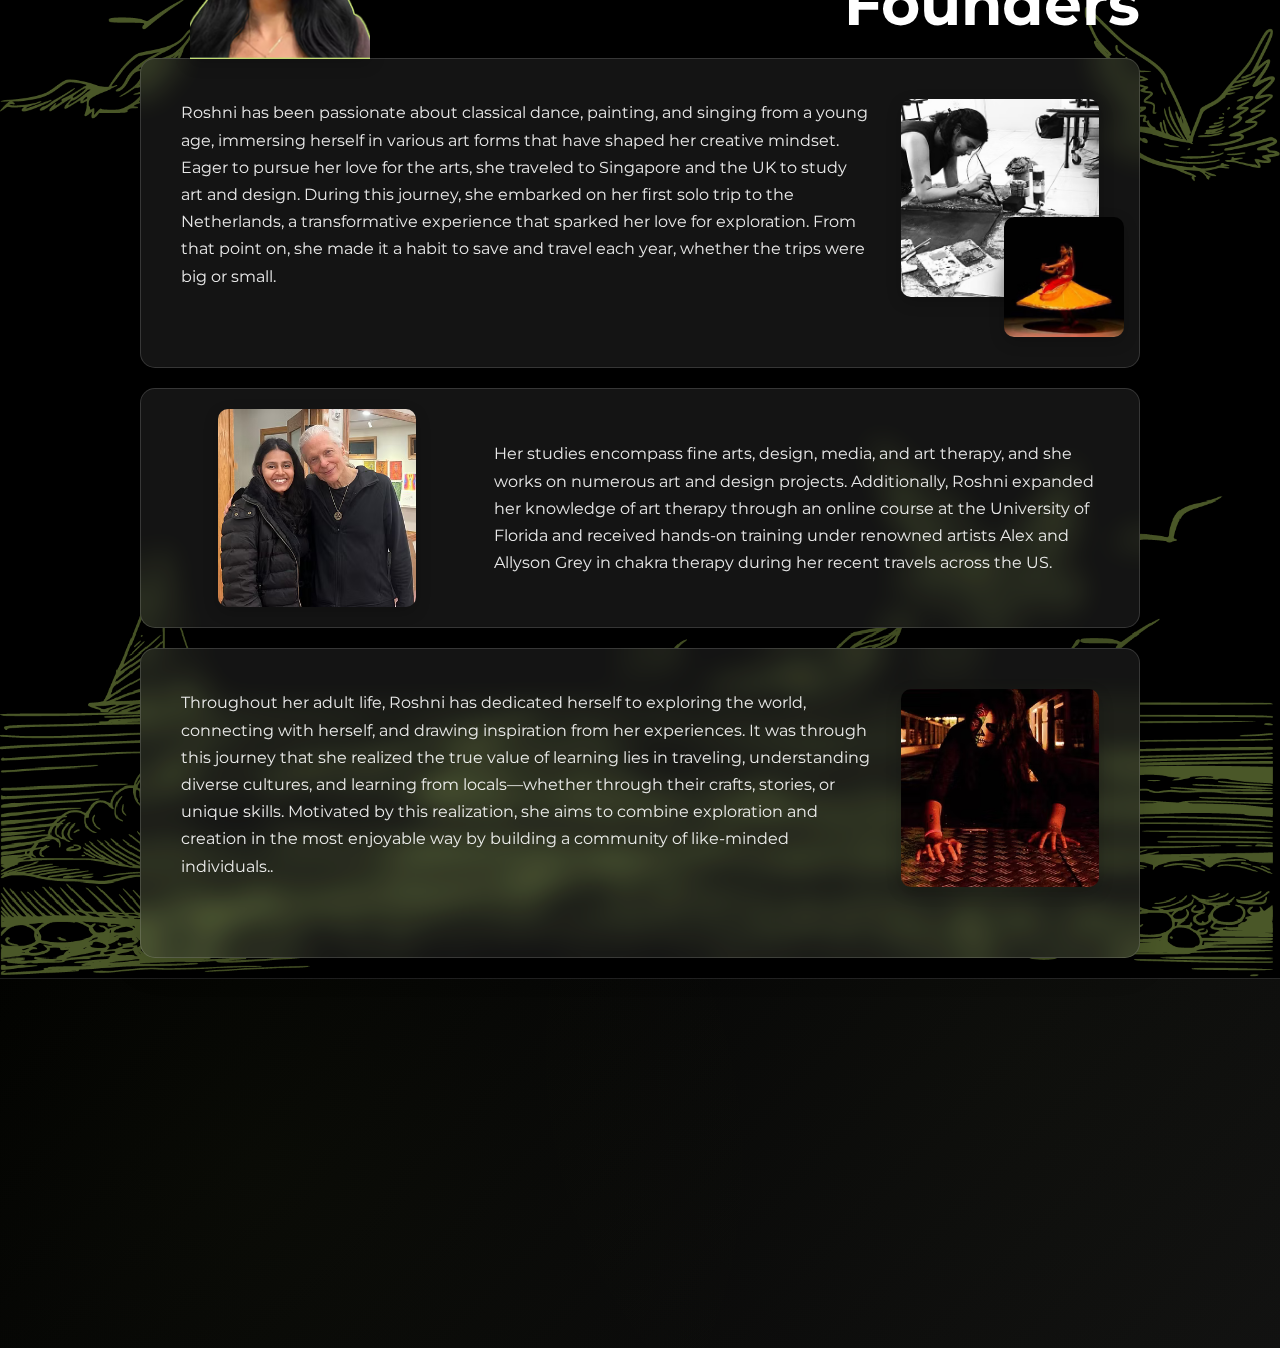
<file: who-we-are.html>
<!DOCTYPE html>
<html lang="en">

<head>
  <meta charset="UTF-8">
  <meta name="viewport" content="width=device-width, initial-scale=1.0">
  <title>The Expedition Collective</title>
  <link rel="stylesheet" href="styles.css">
</head>

<body>
  <!-- Header -->
  <header class="header">
      <div class="hamburger-menu" id="hamburger">
          <span></span>
          <span></span>
          <span></span>
      </div>
      <div class="logo">
          <div class="logo-wrapper" id="logoWrapper">
              <img src="images/image1.png" class="logotype" id="logotype" alt="Logotype">
              <img src="images/image2.png" class="monogram" id="monogram" alt="Monogram">
          </div>
      </div>
  </header>

  <!-- Sidebar -->
  <div class="sidebar" id="sidebar">
      <div class="sidebar-content">
          <button class="close-btn" id="close-sidebar">&times;</button>
          <div class="sidebar-logo">
              <h2>The Expedition Collective</h2>
          </div>
          <nav class="sidebar-nav">
              <ul>
                  <li><a href="index.html">Home</a></li>
                  <li><a href="who-we-are.html">Who are we?</a></li>
                  <li><a href="upcoming.html">Upcoming Expeditions</a></li>
                  <li><a href="connect.html">Let's Connect?</a></li>
              </ul>
          </nav>
          <div class="social-icons">
              <a href="#" class="social-icon instagram">
                  <svg viewBox="0 0 24 24" fill="currentColor">
                      <path
                          d="M12 2.163c3.204 0 3.584.012 4.85.07 3.252.148 4.771 1.691 4.919 4.919.058 1.265.069 1.645.069 4.849 0 3.205-.012 3.584-.069 4.849-.149 3.225-1.664 4.771-4.919 4.919-1.266.058-1.644.07-4.85.07-3.204 0-3.584-.012-4.849-.07-3.26-.149-4.771-1.699-4.919-4.92-.058-1.265-.07-1.644-.07-4.849 0-3.204.013-3.583.07-4.849.149-3.227 1.664-4.771 4.919-4.919 1.266-.057 1.645-.069 4.849-.069zm0-2.163c-3.259 0-3.667.014-4.947.072-4.358.2-6.78 2.618-6.98 6.98-.059 1.281-.073 1.689-.073 4.948 0 3.259.014 3.668.072 4.948.2 4.358 2.618 6.78 6.98 6.98 1.281.058 1.689.072 4.948.072 3.259 0 3.668-.014 4.948-.072 4.354-.2 6.782-2.618 6.979-6.98.059-1.28.073-1.689.073-4.948 0-3.259-.014-3.667-.072-4.947-.196-4.354-2.617-6.78-6.979-6.98-1.281-.059-1.69-.073-4.949-.073zm0 5.838c-3.403 0-6.162 2.759-6.162 6.162s2.759 6.163 6.162 6.163 6.162-2.759 6.162-6.163c0-3.403-2.759-6.162-6.162-6.162zm0 10.162c-2.209 0-4-1.79-4-4 0-2.209 1.791-4 4-4s4 1.791 4 4c0 2.21-1.791 4-4 4zm6.406-11.845c-.796 0-1.441.645-1.441 1.44s.645 1.44 1.441 1.44c.795 0 1.439-.645 1.439-1.44s-.644-1.44-1.439-1.44z" />
                  </svg>
              </a>
              <a href="#" class="social-icon facebook">
                  <svg viewBox="0 0 24 24" fill="currentColor">
                      <path
                          d="M24 12.073c0-6.627-5.373-12-12-12s-12 5.373-12 12c0 5.99 4.388 10.954 10.125 11.854v-8.385H7.078v-3.47h3.047V9.43c0-3.007 1.792-4.669 4.533-4.669 1.312 0 2.686.235 2.686.235v2.953H15.83c-1.491 0-1.956.925-1.956 1.874v2.25h3.328l-.532 3.47h-2.796v8.385C19.612 23.027 24 18.062 24 12.073z" />
                  </svg>
              </a>
              <a href="#" class="social-icon twitter">
                  <svg viewBox="0 0 24 24" fill="currentColor">
                      <path
                          d="M23.953 4.57a10 10 0 01-2.825.775 4.958 4.958 0 002.163-2.723c-.951.555-2.005.959-3.127 1.184a4.92 4.92 0 00-8.384 4.482C7.69 8.095 4.067 6.13 1.64 3.162a4.822 4.822 0 00-.666 2.475c0 1.71.87 3.213 2.188 4.096a4.904 4.904 0 01-2.228-.616v.06a4.923 4.923 0 003.946 4.827 4.996 4.996 0 01-2.212.085 4.936 4.936 0 004.604 3.417 9.867 9.867 0 01-6.102 2.105c-.39 0-.779-.023-1.17-.067a13.995 13.995 0 007.557 2.209c9.053 0 13.998-7.496 13.998-13.985 0-.21 0-.42-.015-.63A9.935 9.935 0 0024 4.59z" />
                  </svg>
              </a>
              <a href="#" class="social-icon linkedin">
                  <svg viewBox="0 0 24 24" fill="currentColor">
                      <path
                          d="M20.447 20.452h-3.554v-5.569c0-1.328-.027-3.037-1.852-3.037-1.853 0-2.136 1.445-2.136 2.939v5.667H9.351V9h3.414v1.561h.046c.477-.9 1.637-1.85 3.37-1.85 3.601 0 4.267 2.37 4.267 5.455v6.286zM5.337 7.433c-1.144 0-2.063-.926-2.063-2.065 0-1.138.92-2.063 2.063-2.063 1.14 0 2.064.925 2.064 2.063 0 1.139-.925 2.065-2.064 2.065zm1.782 13.019H3.555V9h3.564v11.452zM22.225 0H1.771C.792 0 0 .774 0 1.729v20.542C0 23.227.792 24 1.771 24h20.451C23.2 24 24 23.227 24 22.271V1.729C24 .774 23.2 0 22.222 0h.003z" />
                  </svg>
              </a>
              <a href="#" class="social-icon youtube">
                  <svg viewBox="0 0 24 24" fill="currentColor">
                      <path
                          d="M23.498 6.186a3.016 3.016 0 0 0-2.122-2.136C19.505 3.545 12 3.545 12 3.545s-7.505 0-9.377.505A3.017 3.017 0 0 0 .502 6.186C0 8.07 0 12 0 12s0 3.93.502 5.814a3.016 3.016 0 0 0 2.122 2.136c1871.505 9.376.505 9.376.505s7.505 0 9.377-.505a3.015 3.015 0 0 0 2.122-2.136C24 15.93 24 12 24 12s0-3.93-.502-5.814zM9.545 15.568V8.432L15.818 12l-6.273 3.568z" />
                  </svg>
              </a>
              <a href="#" class="social-icon tiktok">
                  <svg viewBox="0 0 24 24" fill="currentColor">
                      <path
                          d="M12.525.02c1.31-.02 2.61-.01 3.91-.02.08 1.53.63 3.09 1.75 4.17 1.12 1.11 2.7 1.62 4.24 1.79v4.03c-1.44-.05-2.89-.35-4.2-.97-.57-.26-1.1-.59-1.62-.93-.01 2.92.01 5.84-.02 8.75-.08 1.4-.54 2.79-1.35 3.94-1.31 1.92-3.58 3.17-5.91 3.21-1.43.08-2.86-.31-4.08-1.03-2.02-1.19-3.44-3.37-3.65-5.71-.02-.5-.03-1-.01-1.49.18-1.9 1.12-3.72 2.58-4.96 1.66-1.44 3.98-2.13 6.15-1.72.02 1.48-.04 2.96-.04 4.44-.99-.32-2.15-.23-3.02.37-.63.41-1.11 1.04-1.36 1.75-.21.51-.15 1.07-.14 1.61.24 1.64 1.82 3.02 3.5 2.87 1.12-.01 2.19-.66 2.77-1.61.19-.33.4-.67.41-1.06.1-1.79.06-3.57.07-5.36.01-4.03-.01-8.05.02-12.07z" />
                  </svg>
              </a>
          </div>
      </div>
  </div>

  <!-- Sidebar Overlay -->
  <div class="sidebar-overlay" id="sidebar-overlay"></div>

  <section class="who-we-are-hero">
      <div class="who-we-are-hero-content">
          <!-- Hero Video Section -->
          <div class="video-container">
              <video id="hoverVideo" src="videos/video1.mp4" muted></video>
              <button id="resetButton" class="reset-button">
                  <svg xmlns="http://www.w3.org/2000/svg" height="20" viewBox="0 0 512 512" fill="#fff">
                      <path
                          d="M256 48C141.1 48 48 141.1 48 256H0l80 96 80-96H96c0-88.4 71.6-160 160-160s160 71.6 160 160-71.6 160-160 160c-43.3 0-82.4-17.1-111.3-44.9l-33.6 33.6C162.1 445.8 206.9 464 256 464c114.9 0 208-93.1 208-208S370.9 48 256 48z" />
                  </svg>
              </button>
          </div>

          <div class="hero-poetry">
              <p class="poetry-line">Be it the rush of rivers born in the Himalayas,</p>
              <p class="poetry-line">Or the echoes of prayers along Varanasi's ghats,</p>
              <p class="poetry-line">Be it the gleam in a Meenakari artisan's eye in Rajasthan,</p>
              <p class="poetry-line">Or the quiet rhythm of harvesters in Sikkim's fields.</p>

              <div class="poetry-break"></div>

              <p class="poetry-line">Every soul holds a story untold,</p>
              <p class="poetry-line">Every hand, an art waiting to be embraced.</p>
              <p class="poetry-line">In this tapestry of voices, colors, and crafts,</p>
              <p class="poetry-line">We are woven together—living, breathing creators,</p>
              <p class="poetry-line highlight">Boundless in our possibilities.</p>
          </div>
      </div>
  </section>

  <!-- Philosophy Section -->
  <section class="philosophy-section">
      <div class="philosophy-content">
          <p class="philosophy-text">
              True understanding of the world comes through firsthand experiences—by immersing ourselves in new
              places, cultures, and perspectives. Travel, at its core, is one of the most enriching and fulfilling
              journeys life has to offer.
          </p>

          <p class="philosophy-text">
              At the same time, reaching our fullest potential requires continuous learning—acquiring new skills,
              expanding our knowledge, and striving towards personal and professional growth.
          </p>

          <p class="philosophy-text">
              But what if we could seamlessly blend the two? What if travel and learning came together to create
              transformative, well-rounded experiences that foster authentic growth?
          </p>

          <p class="philosophy-text">
              That's exactly what we envision—a <span class="highlight-text">TRAVEL-AND-LEARN</span> collective of
              like-minded explorers embarking on journeys that <span class="highlight-text">combine adventure with education</span>. Together, we
              cultivate meaningful experiences, develop valuable skills, and build not only ourselves but also a <span
                  class="highlight-text">thriving community</span> filled with limitless opportunities.
          </p>

          <p class="philosophy-text">
              Join us on this journey—where exploration meets growth, and where every step leads to a richer, more
              fulfilling life.
          </p>
      </div>
  </section>

  <!-- Founders Section -->
  <section class="founders-section">
      <div class="founders-content">
          <h2 class="founders-title">Founders</h2>

          <div class="founder-story-block">
              <div class="founder-main-bio">
                  <img src="images/founder1.png" alt="Roshni - Main Profile" class="founder-main-image">
                  <p class="founder-bio-paragraph">Roshni has been passionate about classical dance, painting, and singing from a young age, immersing herself in various art forms that have shaped her creative mindset. Eager to pursue her love for the arts, she traveled to Singapore and the UK to study art and design. During this journey, she embarked on her first solo trip to the Netherlands, a transformative experience that sparked her love for exploration. From that point on, she made it a habit to save and travel each year, whether the trips were big or small.</p>
                  <div class="founder-images-container">
                      <img src="images/founder2.png" alt="Founder working on art" class="founder-secondary-image-right-top">
                      <img src="images/founder3.png" alt="Founder dancing" class="founder-secondary-image-right-bottom">
                  </div>
              </div>
          </div>

          <div class="founder-story-block">
              <div class="founder-secondary-layout image-left">
                  <img src="images/founder4.png" alt="Founders together" class="founder-image-inline">

                  
                  <div class="founder-bio-text-container">
                      <p class="founder-bio-paragraph">Her studies encompass fine arts, design, media, and art therapy, and she works on numerous art and design projects. Additionally, Roshni expanded her knowledge of art therapy through an online course at the University of Florida and received hands-on training under renowned artists Alex and Allyson Grey in chakra therapy during her recent travels across the US.</p>
                  </div>
              </div>
          </div>


                      <div class="founder-story-block">
              <div class="founder-main-bio">
                  <p class="founder-bio-paragraph">Throughout her adult life, Roshni has dedicated herself to exploring the world, connecting with herself, and drawing inspiration from her experiences. It was through this journey that she realized the true value of learning lies in traveling, understanding diverse cultures, and learning from locals—whether through their crafts, stories, or unique skills. Motivated by this realization, she aims to combine exploration and creation in the most enjoyable way by building a community of like-minded individuals..</p>
                  <img src="images/founder5.png" alt="Founder working on art" class="founder-secondary-image-right-top">
                  
              </div>
          </div>

      </div>
  </section>

  <!-- Footer -->
  <footer class="footer">
      <div class="footer-content">
          <div class="footer-main">
              <div class="footer-logo-section">
                  <img src="images/TEC LOGOTYPE with tagline.png" alt="The Expedition Collective" class="footer-logo">
              </div>
              
              <div class="footer-nav">
                  <div class="footer-nav-group">
                      <h4>Explore</h4>
                      <ul>
                          <li><a href="index.html">Home</a></li>
                          <li><a href="who-we-are.html">Who We Are</a></li>
                          <li><a href="upcoming.html">Upcoming Expeditions</a></li>
                          <li><a href="connect.html">Connect</a></li>
                      </ul>
                  </div>
                  
                  <div class="footer-nav-group">
                      <h4>Legal</h4>
                      <ul>
                          <li><a href="https://docs.google.com/document/d/1cpS7jSVa7uuQCtwt0TcM8qH6gTSI0Dah1ZjMLlQonoo/edit?usp=sharing" target="_blank" rel="noopener noreferrer">Terms & Conditions</a></li>
                          <li><a href="https://docs.google.com/document/d/1hbF3IYYKg_ML7WzhUXCudBVNISzcpJkkiFQsNlGEKY0/edit?usp=sharing" target="_blank" rel="noopener noreferrer">Moral Code & Conduct</a></li>
                          <li><a href="https://docs.google.com/document/d/1tHcc3HTiJ7YRfWEqPOnBSxFccYlNz9d1UpyMhBMMg70/edit?usp=sharing" target="_blank" rel="noopener noreferrer">Privacy Policy</a></li>
                      </ul>
                  </div>
                  
                  <div class="footer-nav-group">
                      <h4>Connect</h4>
                      <ul>
                          <li><a href="#" class="social-link">
                              <svg class="social-icon-svg" viewBox="0 0 24 24" fill="currentColor">
                                  <path d="M12 2.163c3.204 0 3.584.012 4.85.07 3.252.148 4.771 1.691 4.919 4.919.058 1.265.069 1.645.069 4.849 0 3.205-.012 3.584-.069 4.849-.149 3.225-1.664 4.771-4.919 4.919-1.266.058-1.644.07-4.85.07-3.204 0-3.584-.012-4.849-.07-3.26-.149-4.771-1.699-4.919-4.92-.058-1.265-.07-1.644-.07-4.849 0-3.204.013-3.583.07-4.849.149-3.227 1.664-4.771 4.919-4.919 1.266-.057 1.645-.069 4.849-.069zm0-2.163c-3.259 0-3.667.014-4.947.072-4.358.2-6.78 2.618-6.98 6.98-.059 1.281-.073 1.689-.073 4.948 0 3.259.014 3.668.072 4.948.2 4.358 2.618 6.78 6.98 6.98 1.281.058 1.689.072 4.948.072 3.259 0 3.668-.014 4.948-.072 4.354-.2 6.782-2.618 6.979-6.98.059-1.28.073-1.689.073-4.948 0-3.259-.014-3.667-.072-4.947-.196-4.354-2.617-6.78-6.979-6.98-1.281-.059-1.69-.073-4.949-.073zm0 5.838c-3.403 0-6.162 2.759-6.162 6.162s2.759 6.163 6.162 6.163 6.162-2.759 6.162-6.163c0-3.403-2.759-6.162-6.162-6.162zm0 10.162c-2.209 0-4-1.79-4-4 0-2.209 1.791-4 4-4s4 1.791 4 4c0 2.21-1.791 4-4 4zm6.406-11.845c-.796 0-1.441.645-1.441 1.44s.645 1.44 1.441 1.44c.795 0 1.439-.645 1.439-1.44s-.644-1.44-1.439-1.44z"/>
                              </svg>
                              <span>Instagram</span>
                          </a></li>
                          <li><a href="#" class="social-link">
                              <svg class="social-icon-svg" viewBox="0 0 24 24" fill="currentColor">
                                  <path d="M24 12.073c0-6.627-5.373-12-12-12s-12 5.373-12 12c0 5.99 4.388 10.954 10.125 11.854v-8.385H7.078v-3.47h3.047V9.43c0-3.007 1.792-4.669 4.533-4.669 1.312 0 2.686.235 2.686.235v2.953H15.83c-1.491 0-1.956.925-1.956 1.874v2.25h3.328l-.532 3.47h-2.796v8.385C19.612 23.027 24 18.062 24 12.073z"/>
                              </svg>
                              <span>Facebook</span>
                          </a></li>
                          <li><a href="#" class="social-link">
                              <svg class="social-icon-svg" viewBox="0 0 24 24" fill="currentColor">
                                  <path d="M20.447 20.452h-3.554v-5.569c0-1.328-.027-3.037-1.852-3.037-1.853 0-2.136 1.445-2.136 2.939v5.667H9.351V9h3.414v1.561h.046c.477-.9 1.637-1.85 3.37-1.85 3.601 0 4.267 2.37 4.267 5.455v6.286zM5.337 7.433c-1.144 0-2.063-.926-2.063-2.065 0-1.138.92-2.063 2.063-2.063 1.14 0 2.064.925 2.064 2.063 0 1.139-.925 2.065-2.064 2.065zm1.782 13.019H3.555V9h3.564v11.452zM22.225 0H1.771C.792 0 0 .774 0 1.729v20.542C0 23.227.792 24 1.771 24h20.451C23.2 24 24 23.227 24 22.271V1.729C24 .774 23.2 0 22.222 0h.003z"/>
                              </svg>
                              <span>LinkedIn</span>
                          </a></li>
                          <li><a href="#" class="social-link">
                              <svg class="social-icon-svg" viewBox="0 0 24 24" fill="currentColor">
                                  <path d="M23.498 6.186a3.016 3.016 0 0 0-2.122-2.136C19.505 3.545 12 3.545 12 3.545s-7.505 0-9.377.505A3.017 3.017 0 0 0 .502 6.186C0 8.07 0 12 0 12s0 3.93.502 5.814a3.016 3.016 0 0 0 2.122 2.136c1.871.505 1.371.505 1.371.505s7.505 0 9.377-.505a3.015 3.015 0 0 0 2.122-2.136C24 15.93 24 12 24 12s0-3.93-.502-5.814zM9.545 15.568V8.432L15.818 12l-6.273 3.568z"/>
                              </svg>
                              <span>YouTube</span>
                          </a></li>
                      </ul>
                  </div>
              </div>
          </div>
          
          <div class="footer-divider"></div>
          
          <div class="footer-bottom">
              <div class="footer-copyright">
                  <p>&copy; <span id="current-year"></span> The Expedition Collective. All rights reserved.</p>
              </div>
          </div>
      </div>
  </footer>

  <script src="script.js"></script>
  <script src="videoscript.js"></script>

</body>

</html>
</file>
<file: styles.css>
@import url("https://fonts.googleapis.com/css2?family=Montserrat:wght@100;200;300;400;500;600;700;800;900&display=swap");

* {
  margin: 0;
  padding: 0;
  box-sizing: border-box;
}

body {
  font-family: "Montserrat", sans-serif;
  line-height: 1.6;
  color: #333;
  overflow-x: hidden;
}

/* Header Styles */
.header {
  position: fixed;
  top: 35px;
  left: 0;
  right: 0;
  z-index: 1000;
  background: rgba(0, 0, 0, 0);
  backdrop-filter: blur(0px);
  -webkit-backdrop-filter: blur(0px);
  padding: 20px 40px;
  display: flex;
  align-items: center;
  justify-content: center;
  transition:
    transform 0.3s cubic-bezier(0.4, 0, 0.2, 1),
    opacity 0.3s ease,
    backdrop-filter 0.4s cubic-bezier(0.25, 0.46, 0.45, 0.94),
    background 0.4s cubic-bezier(0.25, 0.46, 0.45, 0.94),
    top 0.4s cubic-bezier(0.25, 0.46, 0.45, 0.94),
    padding 0.4s cubic-bezier(0.25, 0.46, 0.45, 0.94);
  transform: translateY(0);
  opacity: 1;
}

.header.header-blurred {
  top: 0;
  padding: 35px 40px;
  background: rgba(0, 0, 0, 0.1);
  backdrop-filter: blur(20px);
  -webkit-backdrop-filter: blur(20px);
}

.header.header-blurred::before {
  content: "";
  position: absolute;
  top: 0;
  left: 0;
  right: 0;
  bottom: 0;
  background: rgba(255, 255, 255, 0.05);
  border-radius: 0;
  backdrop-filter: blur(10px);
  -webkit-backdrop-filter: blur(10px);
  z-index: -1;
  transition: opacity 0.4s cubic-bezier(0.25, 0.46, 0.45, 0.94);
}

.header.header-blurred .logo-wrapper {
  pointer-events: none;
}

.header.header-blurred .logo-wrapper img {
  transition: none !important;
}

.header.header-hidden {
  transform: translateY(-100%);
  opacity: 0;
}

.header.header-visible {
  transform: translateY(0);
  opacity: 1;
}

.hamburger-menu {
  position: absolute;
  left: 40px;
  display: flex;
  flex-direction: column;
  cursor: pointer;
  z-index: 1001;
  transition: transform 0.3s ease;
}

.hamburger-menu:hover span {
  transform: scaleX(1.2);
}

.hamburger-menu span {
  width: 25px;
  height: 2px;
  background: white;
  margin: 3px 0;
  transition: 0.3s;
}

.logo {
  position: absolute;
  left: 50%;
  transform: translateX(-50%);
  text-align: center;
}

.logo-wrapper {
  position: relative;
  width: 220px;
  height: 220px;
  cursor: pointer;
}

.logo-wrapper img {
  position: absolute;
  width: 100%;
  height: 100%;
  object-fit: contain;
  top: 0;
  left: 0;
  transform-origin: center;
  transition: transform 0.11111s ease, opacity 0.11111s ease;
}

.logotype {
  z-index: 2;
  opacity: 1;
  transform: scaleX(1) scaleY(1);
}

.monogram {
  z-index: 1;
  opacity: 0;
  transform: scaleX(2.5) scale(0.6);
}

/* Ganga Page Header Styles */
.ganga-page .header,
.upcoming-page .header {
  position: fixed; /* Changed from relative to fixed */
  top: 0; /* Keep it at the very top */
  background: rgba(0, 0, 0, 0.9); /* Initial black background */
  backdrop-filter: none;
  -webkit-backdrop-filter: none;
  padding: 15px 40px;
  height: 80px;
  display: flex;
  align-items: center;
  justify-content: center;
  border-bottom: 1px solid rgba(255, 255, 255, 0.1);
  transition: transform 0.3s cubic-bezier(0.4, 0, 0.2, 1), opacity 0.3s ease, backdrop-filter 0.4s
    cubic-bezier(0.25, 0.46, 0.45, 0.94), background 0.4s cubic-bezier(0.25, 0.46, 0.45, 0.94);
}

.ganga-page .header::before,
.upcoming-page .header::before {
  display: none;
}

.ganga-page .header.header-blurred,
.upcoming-page .header.header-blurred {
  background: rgba(0, 0, 0, 0.7); /* Slightly more transparent black to show blur */
  backdrop-filter: blur(20px);
  -webkit-backdrop-filter: blur(20px);
  /* top and padding should remain as set by .ganga-page .header */
}

.ganga-page .header.header-blurred::before,
.upcoming-page .header.header-blurred::before {
  content: "";
  position: absolute;
  top: 0;
  left: 0;
  right: 0;
  bottom: 0;
  background: rgba(255, 255, 255, 0.05);
  border-radius: 0;
  backdrop-filter: blur(10px);
  -webkit-backdrop-filter: blur(10px);
  z-index: -1;
  transition: opacity 0.4s cubic-bezier(0.25, 0.46, 0.45, 0.94);
}

.ganga-page .logo-wrapper,
.upcoming-page .logo-wrapper {
  width: 180px;
  height: 180px;
}

.ganga-page .hamburger-menu,
.upcoming-page .hamburger-menu {
  left: 40px;
}

.ganga-page .hamburger-menu span,
.upcoming-page .hamburger-menu span {
  background: white;
}

.sidebar {
  position: fixed;
  top: 0;
  left: -100%;
  width: 100%;
  max-width: 550px;
  height: 100vh;
  background: #f8f8f8;
  z-index: 1002;
  transition: left 0.3s ease;
  padding: 40px 30px;
}

.sidebar.open {
  left: 0;
}

.sidebar-overlay {
  position: fixed;
  top: 0;
  left: 0;
  width: 100%;
  height: 100%;
  background: rgba(0, 0, 0, 0.5);
  z-index: 1001;
  opacity: 0;
  visibility: hidden;
  transition: opacity 0.3s ease, visibility 0.3s ease;
}

.sidebar-overlay.active {
  opacity: 1;
  visibility: visible;
}

.close-btn {
  position: absolute;
  top: 30px;
  left: 30px;
  background: none;
  border: none;
  font-size: 45px;
  cursor: pointer;
  color: #333;
  transition: transform 0.3s ease;
  margin-bottom: 50px;
}

.close-btn:hover {
  transform: rotate(180deg);
}

.sidebar-logo {
  margin-bottom: 50px;
  margin-top: 80px;
}

.sidebar-logo h2 {
  color: #add72f;
  font-size: 32px;
  font-weight: 300;
  letter-spacing: 1px;
}

.sidebar-nav ul {
  list-style: none;
  margin-bottom: 60px;
}

.sidebar-nav li {
  margin-bottom: 30px;
}

.sidebar-nav a {
  text-decoration: none;
  color: #333;
  font-size: 28px;
  font-weight: 400;
  transition: color 0.3s ease;
}

.sidebar-nav a:hover {
  color: #add72f;
}

.social-icons {
  display: flex;
  gap: 15px;
  flex-wrap: wrap;
}

.social-icon {
  width: 40px;
  height: 40px;
  border-radius: 50%;
  background: #000;
  color: white;
  display: flex;
  align-items: center;
  justify-content: center;
  text-decoration: none;
  transition: background 0.3s ease;
}

.social-icon svg {
  width: 20px;
  height: 20px;
}

.social-icon:hover {
  background: #333;
}

/* Hero Section */
.hero {
  height: 100vh;
  min-height: 600px;
  background: url("https://hebbkx1anhila5yf.public.blob.vercel-storage.com/hero-bg-ACOxWqCtbniwotZgsaFAF2JcRZSmyB.png")
    center / cover no-repeat;
  position: relative;
  display: flex;
  align-items: center;
  justify-content: center;
}

.hero::before {
  content: "";
  position: absolute;
  top: 0;
  left: 0;
  right: 0;
  bottom: 0;
  background: rgba(0, 0, 0, 0.05);
}

.hero-content {
  position: relative;
  z-index: 1;
  color: white;
  text-align: left;
  max-width: 1200px;
  width: 100%;
  padding: 0 20px;
  display: flex;
  align-items: center;
  justify-content: flex-start;
}

/* Quote Container */
.quote-container {
  display: flex;
  justify-content: flex-start;
  width: 100%;
  max-width: 800px;
}

.quote-box {
  background: rgba(0, 0, 0, 0.6);
  padding: 40px 60px;
  border-radius: 0;
  max-width: 600px;
  width: 100%;
  opacity: 0;
  transform: translateY(30px);
  animation: fadeInUp 1.2s ease-out 0.5s forwards;
  text-align: left;
  height: 250px; /* Fixed height to prevent jitter */
  display: flex;
  flex-direction: column;
  justify-content: center;
}

.quote-text {
  margin-bottom: 15px;
  height: 140px; /* Fixed height instead of min-height */
  display: flex;
  flex-direction: column;
  justify-content: flex-start;
}

.quote-text p {
  font-family: "Montserrat", sans-serif;
  font-size: clamp(22px, 3.5vw, 32px);
  line-height: 1.25;
  margin-bottom: 8px;
  font-weight: 100;
  letter-spacing: 0.2px;
  color: white;
}

.quote-text p strong {
  font-weight: 700;
}

.quote-author {
  font-family: "Montserrat", sans-serif;
  font-size: clamp(14px, 2.2vw, 18px);
  font-style: normal;
  opacity: 1;
  font-weight: 100;
  color: white;
  margin-top: 12px;
  height: 30px; /* Fixed height instead of min-height */
  display: flex;
  align-items: flex-start;
}

/* Typewriter cursor animation */
@keyframes blink {
  0%,
  50% {
    opacity: 1;
  }
  51%,
  100% {
    opacity: 0;
  }
}

/* Show cursor while typing */
.typing .quote-text::after {
  content: "|";
  color: white;
  animation: blink 1s infinite;
  margin-left: 2px;
}

.typing .quote-author::after {
  content: "|";
  color: white;
  animation: blink 1s infinite;
  margin-left: 2px;
}

/* Hide cursor when typing is complete */
.typing-complete .quote-text::after,
.typing-complete .quote-author::after {
  display: none !important;
}

/* Courses Section */
.courses-section {
  background-color: #000000;
  background-image: url("images/courses-bg-4.png");
  background-position: center;
  background-size: cover;
  background-repeat: no-repeat;
  position: relative;
  padding: 0 0 20px 0;
  margin-top: 0;
}

.courses-section::before {
  content: "";
  position: absolute;
  top: 0;
  left: 0;
  right: 0;
  bottom: 0;
  background: rgba(0, 0, 0, 0.5);
}

/* Section Title */
.section-title-container {
  position: relative;
  z-index: 1;
  text-align: center;
  margin-bottom: 0px;
  max-width: 1200px;
  margin-left: auto;
  margin-right: auto;
  padding: 0 20px;
}

.section-title {
  font-size: clamp(32px, 7vw, 48px);
  font-weight: 700;
  color: white;
  line-height: 1.1;
  margin: 0;
  padding: 0;
  position: relative;
  display: inline-block;
  cursor: pointer;
  transition: all 0.3s ease;
}

.section-title::after {
  content: "";
  position: absolute;
  bottom: -8px;
  left: 50%;
  width: 0;
  height: 2px;
  background: linear-gradient(
    90deg,
    transparent,
    rgba(255, 255, 255, 0.3),
    rgba(255, 255, 255, 0.8),
    rgba(255, 255, 255, 1),
    rgba(255, 255, 255, 0.8),
    rgba(255, 255, 255, 0.3),
    transparent
  );
  transform: translateX(-50%);
  transition: width 0.6s cubic-bezier(0.25, 0.46, 0.45, 0.94);
  border-radius: 2px;
  box-shadow: 0 0 8px rgba(255, 255, 255, 0.4);
}

.section-title:hover::after {
  width: 100%;
}

.section-title:hover {
  text-shadow: 0 0 20px rgba(255, 255, 255, 0.3);
}

.section-title-image {
  height: clamp(103px, 20.6vw, 138px);
  width: auto;
  margin: 0;
  padding: 0;
  position: relative;
  display: inline-block;
  cursor: pointer;
  transition: all 0.3s ease;
  filter: brightness(1.1);
}

.section-title-image::after {
  content: "";
  position: absolute;
  bottom: -8px;
  left: 50%;
  width: 0;
  height: 2px;
  background: linear-gradient(
    90deg,
    transparent,
    rgba(255, 255, 255, 0.3),
    rgba(255, 255, 255, 0.8),
    rgba(255, 255, 255, 1),
    rgba(255, 255, 255, 0.8),
    rgba(255, 255, 255, 0.3),
    transparent
  );
  transform: translateX(-50%);
  transition: width 0.6s cubic-bezier(0.25, 0.46, 0.45, 0.94);
  border-radius: 2px;
  box-shadow: 0 0 8px rgba(255, 255, 255, 0.4);
}

.section-title-image:hover::after {
  width: 100%;
}

.section-title-image:hover {
  filter: brightness(1.3) drop-shadow(0 0 20px rgba(255, 255, 255, 0.3));
}

.courses-container {
  display: grid;
  grid-template-columns: repeat(auto-fit, minmax(280px, 1fr));
  gap: 20px;
  max-width: 1200px;
  margin: 0 auto;
  padding: 0 20px;
  position: relative;
  z-index: 1;
}

.course-card {
  aspect-ratio: 1;
  border-radius: 20px;
  overflow: hidden;
  position: relative;
  cursor: pointer;
  transition: transform 0.3s ease, box-shadow 0.3s ease;
  background-size: cover;
  background-position: center;
  box-shadow: 0 8px 25px rgba(0, 0, 0, 0.15);
  min-height: 280px;
}

/* Only bottom gradient - initially hidden */
.course-card::after {
  content: "";
  position: absolute;
  bottom: 0;
  left: 0;
  right: 0;
  height: 50%;
  background: linear-gradient(0deg, rgba(0, 0, 0, 0.8) 0%, rgba(0, 0, 0, 0.5) 40%, transparent 100%);
  z-index: 1;
  transform: translateY(100%);
  transition: transform 0.8s cubic-bezier(0.25, 0.46, 0.45, 0.94);
}

/* Animated state - bottom gradient slides in */
.course-card.animate-gradients::after {
  transform: translateY(0);
}

/* Hover effects */
.course-card.animate-gradients:hover::after {
  background: linear-gradient(0deg, rgba(0, 0, 0, 0.9) 0%, rgba(0, 0, 0, 0.6) 40%, transparent 100%);
}

.course-card[data-bg="frames"] {
  background-image: url("https://hebbkx1anhila5yf.public.blob.vercel-storage.com/frames-of-ganges.jpg-uXTMuJYkg6YVYu8QxLmuQBoXCMDm1M.jpeg");
}

.course-card[data-bg="canvas"] {
  background-image: url("https://hebbkx1anhila5yf.public.blob.vercel-storage.com/canvas-of-desert-FS4KiLjQrHli1fmJ8YUdfZfcHvcpuL.png");
}

.course-card[data-bg="healing"] {
  background-image: url("https://hebbkx1anhila5yf.public.blob.vercel-storage.com/healing-brushstrokes.jpg-0OjuFg5b3DxDohL5iDOeqE8M3fFfns.jpeg");
}

.course-card:hover {
  transform: scale(1.03);
  box-shadow: 0 15px 35px rgba(0, 0, 0, 0.25);
}

.course-info {
  position: absolute;
  top: 20px;
  left: 20px;
  right: 20px;
  color: white;
  text-align: right;
  z-index: 2;
}

.course-duration {
  font-size: clamp(10px, 2vw, 12px);
  letter-spacing: 1.5px;
  margin-bottom: 2px;
  opacity: 1;
  font-weight: 500;
  text-transform: uppercase;
  text-shadow: 0 2px 8px rgba(0, 0, 0, 0.8);
}

.course-location {
  font-size: clamp(10px, 2vw, 12px);
  letter-spacing: 1.5px;
  margin-bottom: 0;
  opacity: 1;
  font-weight: 600;
  text-transform: uppercase;
  text-shadow: 0 2px 8px rgba(0, 0, 0, 0.8);
}

.course-bottom-info {
  position: absolute;
  bottom: 20px;
  left: 20px;
  right: 20px;
  color: rgb(255, 255, 255);
  z-index: 2;
}

.course-title {
  font-size: clamp(20px, 4vw, 27px);
  font-weight: 700;
  margin-bottom: 8px;
  letter-spacing: 0.5px;
  line-height: 1.0;
  text-transform: uppercase;
  text-shadow: 0 3px 12px rgba(0, 0, 0, 0.9);
}

.course-subtitle {
  font-size: clamp(9px, 1.5vw, 11px);
  opacity: 1;
  letter-spacing: 1.2px;
  font-weight: 500;
  text-transform: uppercase;
  text-shadow: 0 2px 8px rgba(0, 0, 0, 0.8);
}

/* Upcoming Expeditions Section */
.upcoming-expeditions-section {
  background: #000 url("images/courses-bg-3.png") center / cover no-repeat;
  padding: 120px 0 80px 0;
  position: relative;
}

.upcoming-expeditions-section::before {
  content: "";
  position: absolute;
  top: 0;
  left: 0;
  right: 0;
  bottom: 0;
  background: rgba(0, 0, 0, 0.7);
  z-index: 0;
}

.upcoming-expeditions-container {
  max-width: 1122px; /* Increased from 1020px by 10% (1020 * 1.1 = 1122) */
  margin: 0 auto;
  padding: 0 34px;
  position: relative;
  z-index: 1;
  display: flex;
  flex-direction: column;
  gap: 51px;
}

.expedition-card {
  display: grid;
  grid-template-columns: 280px 1fr; /* Reduced from 340px to 280px to make images more square */
  background: linear-gradient(rgba(0,0,0,0.8), rgba(0,0,0,0.8)), url("https://images2.imgbox.com/8d/8b/CTPtHQ1S_o.jpg") center/cover no-repeat;
  border-radius: 8px; /* Reduced from 16px to 8px for less curved corners */
  overflow: hidden;
  transition: all 0.3s ease;
  cursor: pointer;
}

/* Specific background for Canvas of the Desert card */
.expedition-card[data-expedition="canvas"] {
  background: linear-gradient(rgba(0,0,0,0.8), rgba(0,0,0,0.8)), url("https://images2.imgbox.com/68/d2/XM49ZUV6_o.jpg") center/cover no-repeat;
}

/* Specific background for Healing Brushstrokes card */
.expedition-card[data-expedition="healing"] {
  background: linear-gradient(rgba(0,0,0,0.8), rgba(0,0,0,0.8)), url("https://images2.imgbox.com/74/6f/ryPqTGFP_o.jpg") center/cover no-repeat;
}

.expedition-image img {
  border-radius: 8px; /* Reduced from 16px to 8px for less curved corners */
}

.expedition-card:hover {
  transform: translateY(-5px);
  box-shadow: 0 20px 40px rgba(0, 0, 0, 0.5);
}

.expedition-image {
  width: 100%;
  height: 255px;
  overflow: hidden;
  border-radius: 8px; /* Reduced from 16px to 8px for less curved corners */
  margin: 28px; /* Increased from 24px to 28px to make images a little smaller */
}

.expedition-image img {
  width: 100%;
  height: 100%;
  object-fit: cover;
  transition: transform 0.3s ease;
  border-radius: 8px; /* Reduced from 16px to 8px for less curved corners */
}

.expedition-card:hover .expedition-image img {
  transform: scale(1.05);
}

.expedition-content {
  padding: 34px 43px;
  display: flex;
  flex-direction: column;
  justify-content: space-between;
  color: white;
}

.expedition-title {
  font-size: clamp(28px, 4vw, 36px);
  font-weight: 700;
  color: white;
  margin-bottom: 20px;
  line-height: 1.2;
  text-transform: uppercase;
  letter-spacing: 1px;
}

.expedition-description {
  font-size: clamp(14px, 1.8vw, 16px);
  line-height: 1.6;
  color: rgba(255, 255, 255, 0.9);
  margin-bottom: 30px;
  font-weight: 300;
}

.expedition-details {
  display: flex;
  justify-content: space-between;
  align-items: flex-end;
}

.expedition-category {
  font-size: clamp(12px, 1.5vw, 14px);
  color: #add72f;
  font-weight: 600;
  text-transform: uppercase;
  letter-spacing: 2px;
}

.expedition-info {
  text-align: right;
}

.expedition-duration {
  font-size: clamp(11px, 1.3vw, 13px);
  color: #add72f;
  font-weight: 500;
  text-transform: uppercase;
  letter-spacing: 1px;
  margin-bottom: 2px;
}

.expedition-location {
  font-size: clamp(11px, 1.3vw, 13px);
  color: #add72f;
  font-weight: 600;
  text-transform: uppercase;
  letter-spacing: 1px;
}

/* Responsive Design for Upcoming Expeditions */
@media (max-width: 1024px) {
  .expedition-card {
    grid-template-columns: 1fr;
  }

  .expedition-image {
    height: 250px;
    margin: 13px auto; /* Center the image with equal left/right margins */
  }

  .expedition-content {
    padding: 30px 40px;
  }

  .upcoming-expeditions-container {
    padding: 0 30px;
    gap: 40px;
  }
}

@media (max-width: 768px) {
  .upcoming-expeditions-section {
    padding: 100px 0 40px 0;
  }

  .upcoming-expeditions-container {
    padding: 0 20px;
    gap: 30px;
  }

  .expedition-image {
    margin: 13px auto; /* Center the image with equal left/right margins */
  }

  .expedition-content {
    padding: 25px 30px;
  }

  .expedition-details {
    flex-direction: column;
    align-items: flex-start;
    gap: 15px;
  }

  .expedition-info {
    text-align: left;
  }
}

@media (max-width: 480px) {
  .expedition-image {
    height: 200px;
    margin: 13px auto; /* Center the image with equal left/right margins */
  }

  .expedition-content {
    padding: 20px 25px;
  }
}

/* Contact Section */
.contact-section {
  position: relative;
  z-index: 1;
  padding: 80px 20px;
}

.contact-content {
  max-width: 1000px;
  margin: 0 auto;
  padding: 0 20px;
  display: grid;
  grid-template-columns: 1fr;
  gap: 40px;
  align-items: start;
}

.contact-title {
  font-size: clamp(42px, 9vw, 68px);
  font-weight: 700;
  color: white;
  line-height: 1.1;
  text-align: center;
  margin-bottom: 20px;
  margin-top: 1cm;
  opacity: 0;
  transform: translateY(-30px);
  transition: all 0.8s cubic-bezier(0.25, 0.46, 0.45, 0.94);
}

.contact-title.animate-contact {
  opacity: 1;
  transform: translateY(0);
}

.contact-form {
  background: #f8f8f8;
  padding: 25px 35px;
  border-radius: 10px;
  box-shadow: none;
  max-width: 875px;
  margin: 0 auto;
  width: 100%;
  opacity: 0;
  transform: translateY(30px);
  transition: all 0.8s cubic-bezier(0.25, 0.46, 0.45, 0.94);
}

.contact-form.animate-contact {
  opacity: 1;
  transform: translateY(0);
}

.contact-form:hover {
  transform: translateY(-2px);
  box-shadow: 0 10px 30px rgba(0, 0, 0, 0.1);
}

.contact-form.animate-contact:hover {
  transform: translateY(-2px);
  box-shadow: 0 10px 30px rgba(0, 0, 0, 0.1);
}

.form-row {
  display: grid;
  grid-template-columns: 1fr;
  gap: 20px;
  margin-bottom: 0px;
}

.form-group {
  position: relative;
  margin-bottom: 25px;
}

.form-label {
  position: absolute;
  left: 0;
  top: 12px;
  color: #666;
  font-size: 16px;
  font-weight: 400;
  pointer-events: none;
  transition: all 0.3s cubic-bezier(0.25, 0.46, 0.45, 0.94);
  transform-origin: left top;
  background: transparent;
  padding: 0;
  z-index: 1;
}

.form-label.active {
  top: -8px;
  font-size: 12px;
  color: #333;
  font-weight: 500;
  text-transform: uppercase;
  letter-spacing: 0.5px;
  transform: scale(1);
  margin-bottom: 8px;
}

.form-input,
.form-textarea {
  width: 100%;
  padding: 12px 0;
  border: none;
  border-bottom: 2px solid #ddd;
  font-size: 16px;
  font-family: inherit;
  background: transparent;
  transition: all 0.3s ease;
  outline: none;
  color: #333;
  position: relative;
  z-index: 2;
}

.form-input:focus,
.form-textarea:focus {
  border-bottom-color: #333;
}

.form-input:focus + .form-label,
.form-textarea:focus + .form-label {
  top: -8px;
  font-size: 12px;
  color: #333;
  font-weight: 500;
  text-transform: uppercase;
  letter-spacing: 0.5px;
}

.form-textarea {
  resize: vertical;
  min-height: 80px;
  font-family: inherit;
  border-bottom: 2px solid #ddd;
  padding-top: 25px;
}

.submit-btn {
  background: #000;
  color: white;
  padding: 14px 40px;
  border: none;
  border-radius: 25px;
  font-size: 16px;
  font-weight: 500;
  cursor: pointer;
  transition: all 0.3s ease;
  position: relative;
  overflow: hidden;
  text-transform: none;
  letter-spacing: 0;
  width: 100%;
  max-width: 200px;
  display: block;
  margin: 10px auto 0;
}

.submit-btn::before {
  content: "";
  position: absolute;
  top: 0;
  left: -100%;
  width: 100%;
  height: 100%;
  background: linear-gradient(90deg, transparent, rgba(255, 255, 255, 0.2), transparent);
  transition: left 0.5s ease;
}

.submit-btn:hover {
  background: #333;
  transform: translateY(-2px);
  box-shadow: 0 8px 20px rgba(0, 0, 0, 0.3);
}

.submit-btn:active {
  transform: translateY(0);
  box-shadow: 0 4px 10px rgba(0, 0, 0, 0.2);
}

/* Footer Styles */
.footer {
  position: relative;
  background: linear-gradient(135deg, #000000 0%, #111111 100%);
  border-top: 1px solid rgba(255, 255, 255, 0.1);
  padding: 60px 0 25px 0;
  width: 100%;
  overflow: hidden;
}

.footer::before {
  content: "";
  position: absolute;
  top: 0;
  left: 0;
  right: 0;
  bottom: 0;
  background: 
    radial-gradient(circle at 20% 50%, rgba(173, 215, 47, 0.03) 0%, transparent 50%),
    radial-gradient(circle at 80% 20%, rgba(173, 215, 47, 0.02) 0%, transparent 50%);
  pointer-events: none;
}

.footer-content {
  position: relative;
  z-index: 2;
  max-width: 1200px;
  margin: 0 auto;
  padding: 0 40px;
}

.footer-main {
  display: grid;
  grid-template-columns: 1fr 2fr;
  gap: 60px;
  margin-bottom: 40px;
  opacity: 0;
  transform: translateY(20px);
  animation: footerSlideIn 1s ease-out 0.3s forwards;
}

.footer-logo-section {
  display: flex;
  flex-direction: column;
  gap: 15px;
}

.footer-brand {
  font-family: "Montserrat", sans-serif;
  font-size: clamp(20px, 3vw, 26px);
  font-weight: 700;
  color: white;
  margin: 0;
  letter-spacing: 1.2px;
  text-transform: uppercase;
  text-shadow: 0 2px 4px rgba(0, 0, 0, 0.3);
}

.footer-logo {
  max-width: 300px;
  width: 100%;
  height: auto;
  margin: 0;
  filter: brightness(1.1);
}

.footer-tagline {
  font-family: "Montserrat", sans-serif;
  font-size: clamp(12px, 2vw, 15px);
  color: #add72f;
  margin: 0;
  font-weight: 500;
  letter-spacing: 2.5px;
  text-transform: uppercase;
  text-shadow: 0 1px 2px rgba(0, 0, 0, 0.3);
}

.footer-nav {
  display: grid;
  grid-template-columns: repeat(3, 1fr);
  gap: 40px;
}

.footer-nav-group h4 {
  font-family: "Montserrat", sans-serif;
  font-size: clamp(14px, 2.2vw, 17px);
  font-weight: 600;
  color: white;
  margin: 0 0 25px 0;
  letter-spacing: 1.2px;
  text-transform: uppercase;
  position: relative;
}

.footer-nav-group h4::after {
  content: "";
  position: absolute;
  bottom: -8px;
  left: 0;
  width: 30px;
  height: 2px;
  background: linear-gradient(90deg, #add72f, transparent);
  border-radius: 1px;
}

.footer-nav-group ul {
  list-style: none;
  margin: 0;
  padding: 0;
}

.footer-nav-group li {
  margin-bottom: 15px;
}

.footer-nav-group a {
  font-family: "Montserrat", sans-serif;
  font-size: clamp(12px, 2vw, 14px);
  color: rgba(255, 255, 255, 0.8);
  text-decoration: none;
  font-weight: 400;
  letter-spacing: 0.5px;
  transition: all 0.3s ease;
  position: relative;
  display: flex;
  align-items: center;
  gap: 8px;
}

.footer-nav-group a:hover {
  color: #add72f;
  transform: translateX(5px);
}

.footer-nav-group a::before {
  content: "";
  position: absolute;
  left: -18px;
  top: 50%;
  transform: translateY(-50%);
  width: 0;
  height: 1px;
  background: #add72f;
  transition: width 0.3s ease;
}

.footer-nav-group a:hover::before {
  width: 12px;
}

/* Social Media Icons */
.social-icon-svg {
  width: 16px;
  height: 16px;
  transition: all 0.3s ease;
  opacity: 0.8;
}

.social-link:hover .social-icon-svg {
  opacity: 1;
  transform: scale(1.1);
  color: #add72f;
}

.footer-divider {
  height: 1px;
  background: linear-gradient(90deg, transparent, rgba(255, 255, 255, 0.2), transparent);
  margin: 35px 0 20px 0;
  opacity: 0;
  animation: footerSlideIn 1s ease-out 0.6s forwards;
  position: relative;
}

.footer-divider::before {
  content: "";
  position: absolute;
  top: 0;
  left: 50%;
  transform: translateX(-50%);
  width: 60px;
  height: 1px;
  background: #add72f;
  opacity: 0.6;
}

.footer-bottom {
  text-align: center;
}

.footer-copyright {
  opacity: 0;
  transform: translateY(10px);
  animation: footerSlideIn 1s ease-out 0.9s forwards;
}

.footer-copyright p {
  font-family: "Montserrat", sans-serif;
  font-size: clamp(11px, 2vw, 13px);
  color: rgba(255, 255, 255, 0.9);
  margin: 0;
  font-weight: 400;
  letter-spacing: 1px;
  text-transform: uppercase;
  transition: all 0.3s ease;
  text-shadow: 0 1px 4px rgba(0, 0, 0, 0.3);
}

.footer-copyright:hover p {
  color: white;
  letter-spacing: 1.2px;
  text-shadow: 0 2px 8px rgba(255, 255, 255, 0.1);
}

.footer-copyright #current-year {
  color: #add72f;
  font-weight: 600;
  position: relative;
  display: inline;
  transition: all 0.3s ease;
}

.footer-copyright #current-year::before {
  content: "";
  position: absolute;
  top: -1px;
  left: -2px;
  right: -2px;
  bottom: -1px;
  background: rgba(173, 215, 47, 0.1);
  border-radius: 2px;
  opacity: 0;
  transform: scale(0.8);
  transition: all 0.3s ease;
}

.footer-copyright:hover #current-year::before {
  opacity: 1;
  transform: scale(1);
}

.footer-copyright:hover #current-year {
  color: white;
  font-weight: 700;
}

/* Enhanced Footer Animations */
@keyframes footerSlideIn {
  from {
    opacity: 0;
    transform: translateY(10px);
  }
  to {
    opacity: 1;
    transform: translateY(0);
  }
}

/* Floating animation for subtle movement */
@keyframes footerFloat {
  0%,
  100% {
    transform: translateY(0px);
  }
  50% {
    transform: translateY(-1px);
  }
}

.footer-copyright p {
  animation: footerFloat 6s ease-in-out infinite;
  animation-delay: 1.5s;
}

/* Responsive footer adjustments */
@media (max-width: 1024px) {
  .footer-nav {
    grid-template-columns: repeat(2, 1fr);
    gap: 35px;
  }
  
  .footer-nav-group:last-child {
    grid-column: 1 / -1;
    text-align: center;
  }
  
  .footer-nav-group:last-child ul {
    display: flex;
    justify-content: center;
    flex-wrap: wrap;
    gap: 20px;
  }
  
  .footer-nav-group:last-child li {
    margin-bottom: 0;
  }
}

@media (max-width: 768px) {
  .footer {
    padding: 50px 0 20px 0;
  }

  .footer-content {
    padding: 0 25px;
  }

  .footer-main {
    grid-template-columns: 1fr;
    gap: 40px;
    text-align: center;
  }

  .footer-logo-section {
    align-items: center;
    gap: 12px;
  }

  .footer-nav {
    grid-template-columns: repeat(2, 1fr);
    gap: 35px;
    text-align: left;
  }
  
  .footer-nav-group {
    text-align: center;
  }
  
  .footer-nav-group h4::after {
    left: 50%;
    transform: translateX(-50%);
  }

  .footer-nav-group a:hover {
    transform: translateX(0);
  }

  .footer-nav-group a::before {
    display: none;
  }

  .footer-copyright p {
    font-size: clamp(10px, 2.2vw, 12px);
    letter-spacing: 0.8px;
    line-height: 1.3;
  }

  .footer-copyright:hover p {
    letter-spacing: 1px;
  }
}

@media (max-width: 640px) {
  .footer {
    padding: 40px 0 15px 0;
  }

  .footer-content {
    padding: 0 20px;
  }

  .footer-main {
    gap: 35px;
  }

  .footer-nav {
    grid-template-columns: 1fr;
    gap: 30px;
  }
  
  .footer-nav-group {
    padding: 0 20px;
  }

  .footer-brand {
    font-size: clamp(18px, 4.5vw, 22px);
  }

  .footer-tagline {
    font-size: clamp(11px, 3vw, 13px);
    letter-spacing: 2px;
  }

  .footer-nav-group h4 {
    font-size: clamp(13px, 3.5vw, 15px);
    margin-bottom: 20px;
  }

  .footer-nav-group a {
    font-size: clamp(11px, 3vw, 13px);
    justify-content: center;
  }
  
  .social-icon-svg {
    width: 18px;
    height: 18px;
  }

  .footer-divider {
    margin: 35px 0 25px 0;
  }
}

@media (max-width: 480px) {
  .footer {
    padding: 35px 0 12px 0;
  }

  .footer-content {
    padding: 0 15px;
  }

  .footer-main {
    gap: 30px;
  }

  .footer-nav {
    gap: 25px;
  }
  
  .footer-nav-group {
    padding: 0 10px;
  }

  .footer-brand {
    font-size: clamp(16px, 5vw, 20px);
    letter-spacing: 1px;
  }

  .footer-tagline {
    font-size: clamp(10px, 3.5vw, 12px);
    letter-spacing: 1.5px;
  }

  .footer-nav-group h4 {
    font-size: clamp(12px, 4vw, 14px);
    margin-bottom: 18px;
  }

  .footer-nav-group a {
    font-size: clamp(10px, 3.5vw, 12px);
    gap: 6px;
  }
  
  .social-icon-svg {
    width: 16px;
    height: 16px;
  }

  .footer-copyright p {
    font-size: clamp(9px, 3vw, 11px);
    letter-spacing: 0.5px;
  }

  .footer-copyright:hover p {
    letter-spacing: 0.8px;
  }

  .footer-divider {
    margin: 30px 0 20px 0;
  }
}

@media (max-width: 375px) {
  .footer {
    padding: 30px 0 10px 0;
  }

  .footer-content {
    padding: 0 12px;
  }

  .footer-main {
    gap: 25px;
  }

  .footer-nav {
    gap: 20px;
  }
  
  .footer-nav-group {
    padding: 0 5px;
  }

  .footer-nav-group li {
    margin-bottom: 12px;
  }

  .footer-divider {
    margin: 25px 0 18px 0;
  }
  
  .footer-divider::before {
    width: 40px;
  }
}

/* Animations */
@keyframes fadeInUp {
  from {
    opacity: 0;
    transform: translateY(30px);
  }
  to {
    opacity: 1;
    transform: translateY(0);
  }
}

@keyframes slideInLeft {
  from {
    opacity: 0;
    transform: translateX(-50px);
  }
  to {
    opacity: 1;
    transform: translateX(0);
  }
}

@keyframes slideInUp {
  from {
    opacity: 0;
    transform: translateY(30px);
  }
  to {
    opacity: 1;
    transform: translateY(0);
  }
}

/* Input Focus Animation */
.form-input:focus,
.form-textarea:focus {
  animation: inputFocus 0.3s ease;
}

@keyframes inputFocus {
  0% {
    transform: translateY(0);
  }
  50% {
    transform: translateY(-3px);
  }
  100% {
    transform: translateY(-2px);
  }
}

/* Responsive Design */

/* Large Desktop (1200px+) */
@media (min-width: 1200px) {
  .courses-container {
    grid-template-columns: repeat(3, 1fr);
    gap: 15px;
    max-width: 1000px;
  }

  .contact-content {
    grid-template-columns: 1fr 2fr;
    gap: 40px;
    align-items: end;
  }

  .contact-title {
    text-align: left;
    margin-bottom: 0;
    margin-top: 0;
    display: flex;
    align-items: flex-end;
    align-self: end;
    padding-bottom: 40px;
  }

  .contact-title.animate-contact {
    opacity: 1;
    transform: translateX(0);
  }

  .contact-form {
    background: #f8f8f8;
    padding: 40px 60px;
    border-radius: 10px;
    box-shadow: none;
    max-width: 950px;
    margin-right: 0;
    width: 100%;
  }

  .form-row {
    grid-template-columns: 1fr 1fr;
    gap: 30px;
    margin-bottom: 0px;
  }

  .form-group {
    margin-bottom: 30px;
  }

  .submit-btn {
    width: auto;
    margin: 15px 0 0;
  }

  .hero-content {
    justify-content: center;
  }

  .quote-container {
    justify-content: center;
  }
}

/* Desktop (992px - 1199px) */
@media (min-width: 992px) and (max-width: 1199px) {
  .courses-container {
    grid-template-columns: repeat(3, 1fr);
    gap: 15px;
  }

  .contact-form {
    padding: 30px 35px;
  }

  .hero-content {
    justify-content: center;
  }
}

/* Tablet (768px - 991px) */
@media (min-width: 768px) and (max-width: 991px) {
  .header {
    padding: 20px 30px;
  }

  .hamburger-menu {
    left: 30px;
  }
}

/* Ganga Page Styles */

/* Ganga Hero Section */
.ganga-hero {
  height: calc(60vh + 70px); /* Increased height by another 5% (approx 69px) */
  min-height: 549px; /* Updated min-height */
  background: url("https://images2.imgbox.com/2e/53/P8tDVwt3_o.jpg") center / cover no-repeat;
  position: relative;
  display: flex;
  align-items: center; /* Center content vertically within the hero */
  justify-content: center; /* Center content horizontally within the hero */
  margin-top: 0;
  padding-top: 80px; /* Add padding to push content down below fixed header */
}

.ganga-hero::before {
  content: "";
  position: absolute;
  top: 0;
  left: 0;
  right: 0;
  bottom: 0;
  background: transparent;
}

.ganga-hero-content {
  position: relative;
  z-index: 1;
  color: white;
  text-align: center; /* Center the text block */
  max-width: 1200px;
  width: 100%;
  padding: 0 60px;
  margin-left: 0;
  display: flex;
  flex-direction: column; /* Stack text vertically */
  align-items: center; /* Center text horizontally */
  justify-content: center; /* Center text vertically */
}

.ganga-hero-text {
  max-width: 800px;
  text-align: center;
}

.ganga-subtitle {
  font-size: clamp(12px, 1.8vw, 14px);
  font-weight: 400;
  letter-spacing: 3px;
  margin-top: -230px; /* Removed problematic negative margin */
  margin-bottom: 15px;
  opacity: 0.9;
  text-transform: uppercase;
  color: black;
}

.ganga-title {
  font-size: clamp(32px, 5vw, 48px);
  font-weight: 700;
  line-height: 1.1;
  margin: 0;
  text-transform: uppercase;
  letter-spacing: 2px;
  color: black;
}

/* Course Overview Section */
.course-overview {
  background: url("https://images2.imgbox.com/8d/8b/CTPtHQ1S_o.jpg") center / cover no-repeat;
  padding: 60px 0; /* Reduced from 100px to remove extra black space */
  color: white;
  position: relative;
}

.course-overview::before {
  content: "";
  position: absolute;
  top: 0;
  left: 0;
  right: 0;
  bottom: 0;
  background: rgba(0, 0, 0, 0.75); /* Moderately dark overlay to dim the background */
}

.course-overview-content {
  max-width: 1000px;
  margin: 0 auto;
  padding: 0 40px;
  position: relative;
  z-index: 1;
}

.overview-points {
  display: flex;
  flex-direction: column;
  gap: 15px;
}

.overview-point {
  display: flex;
  align-items: flex-start;
  gap: 15px;
}

.bullet {
  color: white;
  font-size: 20px;
  font-weight: bold;
  margin-top: 2px;
  flex-shrink: 0;
}

.overview-point p {
  font-size: 18px;
  line-height: 1.8;
  margin: 0;
  font-weight: 400;
}

.overview-point strong {
  font-weight: 700;
}

/* Itinerary Section */
.itinerary-section {
  background: #ffffff;
  padding: 0;
  contain: layout;
}

.itinerary-container {
  max-width: 100%;
  margin: 0;
  padding: 0;
  display: flex;
  flex-direction: column;
}

.day-row {
  display: grid;
  grid-template-columns: 1fr 1fr;
  height: 280px; /* Reduced to 70% of 400px */
  align-items: stretch; /* Ensure both columns have equal height */
}

.day-image-section {
  position: relative;
  overflow: hidden;
  display: flex; /* Add flex for better alignment */
  align-items: center; /* Center the image vertically */
  height: 100%; /* Ensure it takes exactly the height of the row */
}

.day-image-section img {
  width: 100%;
  height: 100%;
  object-fit: cover;
  display: block;
  flex-shrink: 0; /* Prevent image from shrinking */
  max-height: 280px; /* Reduced to match new row height */
  background-color: #f0f0f0; /* Placeholder while loading */
}

.day-text-section {
  background: #f8f8f8;
  padding: 20px 40px; /* Reduced top/bottom padding for better centering */
  display: flex;
  flex-direction: column;
  justify-content: center; /* Center content vertically */
  align-items: flex-start; /* Align content to the left */
  height: 100%; /* Ensure it takes exactly the height of the row */
  box-sizing: border-box; /* Include padding in height calculation */
}

.day-number {
  font-size: 42px; /* Reduced proportionally from 48px */
  font-weight: 900;
  color: #000000;
  margin: 0 0 12px 0; /* Reduced and balanced margin */
  text-transform: uppercase;
  letter-spacing: -1px;
  line-height: 1;
}

/* Wave animation for day numbers */
.wave-text span {
  display: inline-block;
  animation: wave 2s ease-in-out infinite;
}

.wave-text span:nth-child(1) {
  animation-delay: 0s;
}
.wave-text span:nth-child(2) {
  animation-delay: 0.2s;
}
.wave-text span:nth-child(3) {
  animation-delay: 0.4s;
}
.wave-text span:nth-child(4) {
  animation-delay: 0.6s;
}
.wave-text span:nth-child(5) {
  animation-delay: 0.8s;
}

@keyframes wave {
  0%, 100% {
    transform: translateY(0);
  }
  50% {
    transform: translateY(-8px);
  }
}

.day-content-list {
  display: flex;
  flex-direction: column;
  gap: 4px;
  width: 100%;
  flex: 0; /* Remove flex-grow to prevent expansion */
  justify-content: flex-start;
}

/* Content wrapper for perfect vertical centering */
.day-content-wrapper {
  display: flex;
  flex-direction: column;
  justify-content: center;
  align-items: flex-start;
  width: 100%;
  height: 100%;
}

.day-item {
  font-size: 14px;
  line-height: 1.4;
  color: #333333;
  margin: 0;
  font-weight: 400;
  opacity: 0;
  transform: translateY(20px);
  transition: opacity 0.8s ease, transform 0.8s ease;
}

/* Animation active state */
.day-row.animate-in .day-item {
  opacity: 1;
  transform: translateY(0);
}

/* Staggered animation delays for each day item */
.day-row.animate-in .day-item:nth-child(1) {
    transition-delay: 0.1s;
}

.day-row.animate-in .day-item:nth-child(2) {
    transition-delay: 0.2s;
}

.day-row.animate-in .day-item:nth-child(3) {
    transition-delay: 0.3s;
}

.day-row.animate-in .day-item:nth-child(4) {
    transition-delay: 0.4s;
}

.day-row.animate-in .day-item:nth-child(5) {
    transition-delay: 0.5s;
}

.day-row.animate-in .day-item:nth-child(6) {
    transition-delay: 0.6s;
}

.day-row.animate-in .day-item:nth-child(7) {
    transition-delay: 0.7s;
}

/* Animation keyframes for slide in and fade effect */
@keyframes slideInFade {
    0% {
        opacity: 0;
        transform: translateY(20px) scale(0.95);
    }
    50% {
        opacity: 0.7;
        transform: translateY(10px) scale(0.98);
    }
    100% {
        opacity: 1;
        transform: translateY(0) scale(1);
    }
}

/* Enhanced hover effect for day items */
.day-item:hover {
    transform: translateX(5px);
    color: #2d5a3d;
    transition: all 0.3s ease;
}

/* Special animation for module text */
.day-item.module-text {
    position: relative;
}

/* Special animation for assignment text */
.day-item.assignment-text {
    position: relative;
}



.day-item.module-text {
  color: #000000;
  font-weight: 400;
  margin: 8px 0 4px 0;
  position: relative;
  overflow: hidden;
}

.day-item.module-text strong {
  font-weight: 700;
}

.day-item.assignment-text {
  color: #8bc34a;
  font-weight: 400;
  position: relative;
}

.day-item-small {
  font-size: 14px;
  line-height: 1.4;
  color: #8bc34a;
  margin: -2px 0 0 0;
  font-weight: 400;
}

/* Day 5 special styling for photo strip */
.day-5-image {
  position: relative;
  display: flex; /* Ensure consistent alignment with other day images */
  align-items: center; /* Center the content vertically */
  height: 100%; /* Maintain same height as other day sections */
}

.day-5-image .main-image {
  width: 100%;
  height: 100%;
  object-fit: cover;
  display: block;
  max-height: 280px; /* Reduced to match new row height */
}

.photo-strip {
  position: absolute;
  bottom: 0;
  left: 0;
  right: 0;
  height: 80px;
  background: rgba(0, 0, 0, 0.9);
  display: flex;
  align-items: center;
  padding: 0 10px;
  gap: 8px;
  overflow-x: auto;
}

.photo-strip img {
  height: 60px;
  width: 60px;
  object-fit: cover;
  border-radius: 4px;
  flex-shrink: 0;
}

/* Responsive Design for Itinerary */
@media (max-width: 768px) {
  .day-row {
    grid-template-columns: 1fr;
    height: auto; /* Allow natural height on mobile but maintain structure */
  }

  /* Ensure image always comes first, text always comes second on mobile */
  .day-image-section {
    order: 1;
    height: 175px; /* Reduced to 70% of original 250px */
  }

  .day-text-section {
    order: 2;
    padding: 25px 15px; /* Reduced padding proportionally */
    height: auto; /* Allow content to determine height on mobile */
    min-height: 140px; /* Reduced to 70% of original 200px */
  }

  .day-number {
    font-size: 36px;
    margin-bottom: 15px;
  }

  .day-item {
    font-size: 13px;
  }

  .photo-strip {
    height: 60px;
    padding: 0 8px;
    gap: 6px;
  }

  .photo-strip img {
    height: 45px;
    width: 45px;
  }
}

@media (max-width: 480px) {
  .day-text-section {
    padding: 20px 15px;
  }

  .day-number {
    font-size: 28px;
  }

  .day-item {
    font-size: 12px;
  }
}

/* Instructor Section - Matching Reference Image Exactly */
.instructor-section {
  background: #000000 url("images/courses-bg.png") bottom center / contain no-repeat;
  padding: 40px 0;
  color: #333;
  position: relative;
}

.instructor-section::before {
  content: "";
  position: absolute;
  top: 0;
  left: 0;
  right: 0;
  bottom: 0;
  background: rgba(0, 0, 0, 0.6); /* Semi-transparent black overlay for dimming */
  z-index: 0; /* Ensure it's above the background image but below content */
}

.instructor-container {
  max-width: 1200px;
  margin: 0 auto;
  padding: 0 20px;
  position: relative;
}

/* Instructor Content Layout */
.instructor-content {
  display: grid;
  grid-template-columns: 4.5fr 1.5fr; /* Adjusted for wider image and narrower text container */
  gap: 80px;
  align-items: center;
  min-height: 350px;
}

/* Left Side - Rectangular Image (wider, shorter) */
.instructor-image-section {
  position: relative;
  width: 100%;
  height: 400px; /* Increased height */
  overflow: hidden;
  border-radius: 10px; /* Rounded corners matching text container */
}

.instructor-image {
  width: 100%;
  height: 100%;
  object-fit: cover;
  display: block;
}

/* Right Side - Text Content (matching reference exactly) */
.instructor-info {
  background-color: white; /* White background for the text container */
  padding: 30px 40px; /* Increased horizontal padding */
  border-radius: 10px; /* Rounded corners */
  box-shadow: 0 4px 15px rgba(0, 0, 0, 0.1); /* Subtle shadow */
  height: 400px; /* Explicitly match image height */
  display: flex;
  flex-direction: column;
  justify-content: flex-start; /* Align content to the top */
  margin-left: -450px; /* Negative margin for more overlap */
  margin-top: 144px; /* Shifted down by 1.8x */
  position: relative; /* Needed for z-index if content needs to be above image */
  z-index: 1; /* Ensure it overlaps the image */
}

.instructor-subtitle {
  font-size: 14px; /* Made smaller */
  font-weight: 700; /* Made bold */
  color: #999999;
  text-transform: uppercase;
  letter-spacing: 4px;
  margin-bottom: 10px;
  font-family: "Montserrat", sans-serif;
}

.instructor-name {
  font-size: clamp(30px, 3.5vw, 48px); /* Made smaller */
  font-weight: 900;
  color: #000000;
  margin: 0 0 25px 0; /* Reduced margin */
  line-height: 1.1;
  text-transform: uppercase;
  letter-spacing: 1px;
  font-family: "Montserrat", sans-serif;
}

.instructor-bio {
  font-size: 14px; /* Made smaller */
  line-height: 1.8;
  color: #666666;
  font-family: "Montserrat", sans-serif;
}

.instructor-achievements {
  list-style: none;
  padding: 0;
  margin: 0;
}

.achievement-item {
  margin-bottom: 15px; /* Reduced margin */
  position: relative;
  padding-left: 20px;
  font-size: 14px; /* Made smaller */
  line-height: 1.8;
  color: #666666;
  font-weight: 400;
}

.achievement-item::before {
  content: "•";
  position: absolute;
  left: 0;
  color: #000000;
  font-weight: bold;
  font-size: 16px; /* Adjusted to match new text size */
}

.achievement-item strong {
  font-weight: 700;
  color: #666666;
}

.travelure-link {
  color: #add72f; /* Theme green color */
  text-decoration: none; /* Remove underline */
  font-weight: 700; /* Keep bold as it was */
  transition: color 0.3s ease;
}

.travelure-link:hover {
  color: #8fb534; /* Slightly darker green on hover */
  text-decoration: underline;
}

/* Responsive Design */
@media (max-width: 1024px) {
  .instructor-content {
    grid-template-columns: 1fr; /* Stack columns on smaller screens */
    gap: 40px;
  }

  .instructor-image-section {
    height: 300px; /* Keep existing responsive height */
  }

  .instructor-info {
    height: auto; /* Allow height to adjust on smaller screens */
    margin-left: 0; /* Remove negative margin on single column layout */
    margin-top: 0; /* Reset margin-top for stacked layout */
    padding: 30px; /* Adjust padding for smaller screens */
  }

  .instructor-name {
    font-size: clamp(28px, 6vw, 36px);
    margin-bottom: 30px;
  }

  .instructor-bio {
    font-size: 13px; /* Further reduced for smaller screens */
  }

  .achievement-item {
    margin-bottom: 12px; /* Further reduced for smaller screens */
    font-size: 13px; /* Further reduced for smaller screens */
  }
}

@media (max-width: 768px) {
  .instructor-section {
    padding: 80px 0;
  }

  .instructor-content {
    gap: 30px;
  }

  .instructor-image-section {
    height: 250px;
  }

  .instructor-name {
    font-size: clamp(28px, 6vw, 36px);
    margin-bottom: 30px;
  }

  .instructor-bio {
    font-size: 13px; /* Further reduced for smaller screens */
  }

  .achievement-item {
    margin-bottom: 12px; /* Further reduced for smaller screens */
    font-size: 13px; /* Further reduced for smaller screens */
  }
}

@media (max-width: 480px) {
  .instructor-image-section {
    height: 200px;
  }

  .instructor-bio {
    font-size: 12px; /* Further reduced for very small screens */
    line-height: 1.6;
  }

  .achievement-item {
    margin-bottom: 10px; /* Further reduced for very small screens */
    font-size: 12px; /* Further reduced for very small screens */
  }
}

/* Enhanced Why Choose Section */
.why-choose-enhanced-section {
  background: #000000 url("images/courses-birds-bg.png") bottom center / contain no-repeat;
  padding: 20px 0 56px 0;
  color: #333;
  position: relative;
  overflow: hidden;
  color: white;
}

.why-choose-enhanced-section::before {
  content: "";
  position: absolute;
  top: 0;
  left: 0;
  right: 0;
  bottom: 0;
  background: rgba(0, 0, 0, 0.7); /* Dark overlay to ensure text readability */
  z-index: 1;
}

.why-choose-enhanced-container {
  max-width: 1400px;
  margin: 0 auto;
  padding: 0 20px;
  position: relative;
  z-index: 2;
}

/* Remove floating shapes - no longer needed */
.floating-shapes {
  display: none;
}

/* Section Header */
.why-choose-header {
  text-align: center;
  margin-bottom: 56px;
  position: relative;
}

.why-choose-enhanced-title {
  font-size: clamp(27px, 6vw, 48px);
  font-weight: 800;
  background: linear-gradient(135deg, #ffffff, #add72f, #ffffff);
  background-size: 200% 200%;
  background-clip: text;
  -webkit-background-clip: text;
  -webkit-text-fill-color: transparent;
  animation: gradientShift 4s ease-in-out infinite;
  margin: 0;
  line-height: 1.2;
  position: relative;
}

@keyframes gradientShift {
  0%,
  100% {
    background-position: 0% 50%;
  }
  50% {
    background-position: 100% 50%;
  }
}

.title-underline {
  width: 100px;
  height: 4px;
  background: linear-gradient(90deg, #add72f, #8bc34a);
  margin: 30px auto 0;
  border-radius: 2px;
  position: relative;
  overflow: hidden;
}

.title-underline::after {
  content: "";
  position: absolute;
  top: 0;
  left: -100%;
  width: 100%;
  height: 100%;
  background: linear-gradient(90deg, transparent, rgba(255, 255, 255, 0.5), transparent);
  animation: underlineShimmer 2s infinite;
}

@keyframes underlineShimmer {
  0% {
    left: -100%;
  }
  100% {
    left: 100%;
  }
}

/* New wrapper for centering the grid */
.enhanced-benefits-grid-wrapper {
  display: flex;
  justify-content: center; /* Center the grid horizontally */
  width: 100%;
}

/* Enhanced Benefits Grid */
.enhanced-benefits-grid {
  display: grid;
  grid-template-columns: repeat(3, 231px); /* Explicitly 3 columns, each 210px wide */
  column-gap: 70px; /* More horizontal spacing between cards */
  row-gap: 30px; /* Increased vertical spacing between rows */
  position: relative;
  max-width: calc(3 * 231px + 2 * 50px); /* Max width for 3 cards + 2 horizontal gaps */
  width: 100%; /* Allow it to shrink if needed */
}

.enhanced-benefit-card {
  /* Glassmorphism Effect */
  background: rgba(255, 255, 255, 0.05);
  backdrop-filter: blur(20px);
  -webkit-backdrop-filter: blur(20px);
  border: 1px solid rgba(255, 255, 255, 0.15);
  border-radius: 16.8px;
  padding: 24.5px 17.5px;
  text-align: center;
  position: relative;
  transition: all 0.4s cubic-bezier(0.25, 0.46, 0.45, 0.94);
  overflow: hidden;
  cursor: pointer;
  box-shadow: 0 8px 32px rgba(0, 0, 0, 0.2), inset 0 1px 0 rgba(255, 255, 255, 0.1);
  transform-origin: center center;
  aspect-ratio: 1; /* Ensures height matches width */
  width: 100%; /* Ensure it takes full width of its grid cell */
  /* Removed max-width and margin: 0 auto; from here as grid handles sizing */
}

.enhanced-benefit-card:hover {
  transform: translateY(-8px) scale(1.02);
  border: 1px solid #add72f;
  animation: borderGlow 2s ease-in-out infinite;
  background: linear-gradient(135deg, 
    rgba(255, 255, 255, 0.25) 0%, 
    rgba(255, 255, 255, 0.1) 50%, 
    rgba(255, 255, 255, 0.05) 100%);
  backdrop-filter: blur(25px) saturate(180%);
  -webkit-backdrop-filter: blur(25px) saturate(180%);
  box-shadow: 
    0 16px 48px rgba(0, 0, 0, 0.3),
    inset 0 1px 0 rgba(255, 255, 255, 0.4),
    inset 0 -1px 0 rgba(255, 255, 255, 0.1),
    0 0 0 1px rgba(255, 255, 255, 0.05);
}

.enhanced-benefit-card:hover::before {
  content: "";
  position: absolute;
  top: 0;
  left: 0;
  right: 0;
  bottom: 0;
  background: linear-gradient(135deg, 
    rgba(255, 255, 255, 0.2) 0%, 
    transparent 40%, 
    transparent 60%, 
    rgba(255, 255, 255, 0.1) 100%);
  border-radius: 16.8px;
  opacity: 1;
  pointer-events: none;
}

@keyframes borderGlow {
  0%, 100% {
    border-color: #add72f;
    box-shadow: 0 16px 48px rgba(0, 0, 0, 0.3), inset 0 1px 0 rgba(255, 255, 255, 0.2), 0 0 20px rgba(173, 215, 47, 0.4);
  }
  50% {
    border-color: #8bc34a;
    box-shadow: 0 16px 48px rgba(0, 0, 0, 0.3), inset 0 1px 0 rgba(255, 255, 255, 0.2), 0 0 30px rgba(173, 215, 47, 0.6);
  }
}

.enhanced-benefit-card::before {
  content: "";
  position: absolute;
  top: 0;
  left: 0;
  right: 0;
  bottom: 0;
  background: linear-gradient(135deg, rgba(173, 215, 47, 0.08), transparent);
  opacity: 0;
  transition: opacity 0.4s ease;
  border-radius: 24px;
}

/* Hover effects removed */

/* Icon Wrapper */
.benefit-icon-wrapper {
  position: relative;
  display: inline-block;
  margin-bottom: 17.5px;
}

.icon-bg-glow {
  position: absolute;
  top: 50%;
  left: 50%;
  transform: translate(-50%, -50%);
  width: 56px;
  height: 56px;
  background: radial-gradient(circle, rgba(173, 215, 47, 0.2) 0%, transparent 70%);
  border-radius: 50%;
  opacity: 0;
  transition: opacity 0.4s ease;
}

/* Icon glow hover effect removed */

@keyframes gentlePulse {
  0%,
  100% {
    transform: translate(-50%, -50%) scale(1);
    opacity: 0.2;
  }
  50% {
    transform: translate(-50%, -50%) scale(1.05);
    opacity: 0.4;
  }
}

.benefit-icon-enhanced {
  width: 44.8px;
  height: 44.8px;
  backdrop-filter: blur(10px);
  -webkit-backdrop-filter: blur(10px);
  border-radius: 12.6px;
  display: flex;
  align-items: center;
  justify-content: center;
  position: relative;
  transition: all 0.4s cubic-bezier(0.25, 0.46, 0.45, 0.94);
}

/* Skill Development - Gray */
.enhanced-benefit-card:nth-child(1) .benefit-icon-enhanced {
  background: linear-gradient(135deg, #6b7280, #4b5563);
  border: 1px solid rgba(107, 114, 128, 0.3);
  box-shadow: 0 8px 25px rgba(107, 114, 128, 0.25), inset 0 1px 0 rgba(255, 255, 255, 0.3);
}

.enhanced-benefit-card:nth-child(1) .benefit-icon-enhanced svg {
  width: 19.6px;
  height: 19.6px;
  color: #ffffff;
  transition: all 0.3s ease;
}

/* Travel - Gray */
.enhanced-benefit-card:nth-child(2) .benefit-icon-enhanced {
  background: linear-gradient(135deg, #6b7280, #4b5563);
  border: 1px solid rgba(107, 114, 128, 0.3);
  box-shadow: 0 8px 25px rgba(107, 114, 128, 0.25), inset 0 1px 0 rgba(255, 255, 255, 0.3);
}

.enhanced-benefit-card:nth-child(2) .benefit-icon-enhanced svg {
  width: 19.6px;
  height: 19.6px;
  color: #ffffff;
  transition: all 0.3s ease;
}

/* Community - Gray */
.enhanced-benefit-card:nth-child(3) .benefit-icon-enhanced {
  background: linear-gradient(135deg, #6b7280, #4b5563);
  border: 1px solid rgba(107, 114, 128, 0.3);
  box-shadow: 0 8px 25px rgba(107, 114, 128, 0.25), inset 0 1px 0 rgba(255, 255, 255, 0.3);
}

.enhanced-benefit-card:nth-child(3) .benefit-icon-enhanced svg {
  width: 19.6px;
  height: 19.6px;
  color: #ffffff;
  transition: all 0.3s ease;
}

/* Small Group - Gray */
.enhanced-benefit-card:nth-child(4) .benefit-icon-enhanced {
  background: linear-gradient(135deg, #6b7280, #4b5563);
  border: 1px solid rgba(107, 114, 128, 0.3);
  box-shadow: 0 8px 25px rgba(107, 114, 128, 0.25), inset 0 1px 0 rgba(255, 255, 255, 0.3);
}

.enhanced-benefit-card:nth-child(4) .benefit-icon-enhanced svg {
  width: 19.6px;
  height: 19.6px;
  color: #ffffff;
  transition: all 0.3s ease;
}

/* Career Advice - Gray */
.enhanced-benefit-card:nth-child(5) .benefit-icon-enhanced {
  background: linear-gradient(135deg, #6b7280, #4b5563);
  border: 1px solid rgba(107, 114, 128, 0.3);
  box-shadow: 0 8px 25px rgba(107, 114, 128, 0.25), inset 0 1px 0 rgba(255, 255, 255, 0.3);
}

.enhanced-benefit-card:nth-child(5) .benefit-icon-enhanced svg {
  width: 19.6px;
  height: 19.6px;
  color: #ffffff;
  transition: all 0.3s ease;
}

/* Photobook - Gray */
.enhanced-benefit-card:nth-child(6) .benefit-icon-enhanced {
  background: linear-gradient(135deg, #6b7280, #4b5563);
  border: 1px solid rgba(107, 114, 128, 0.3);
  box-shadow: 0 8px 25px rgba(107, 114, 128, 0.25), inset 0 1px 0 rgba(255, 255, 255, 0.3);
}

.enhanced-benefit-card:nth-child(6) .benefit-icon-enhanced svg {
  width: 19.6px;
  height: 19.6px;
  color: #ffffff;
  transition: all 0.3s ease;
}

/* Individual icon hover effects removed */

/* SVG icon hover scaling removed */

/* Typography */
.benefit-title {
  font-size: clamp(11.2px, 1.575vw, 14.7px);
  font-weight: 700;
  margin-bottom: 12.6px;
  color: #ffffff;
  position: relative;
  transition: color 0.3s ease;
  letter-spacing: 0.5px;
}

/* Title hover color change removed */

.benefit-description {
  font-size: clamp(9px, 1.3vw, 12px);
  line-height: 1.7;
  color: rgba(255, 255, 255, 0.75);
  margin: 0;
  transition: color 0.3s ease;
  font-weight: 400;
}

/* Description hover color change removed */

/* Card Highlight Effect */
.card-highlight {
  position: absolute;
  top: 0;
  left: 0;
  width: 100%;
  height: 2px;
  background: linear-gradient(90deg, transparent, rgba(173, 215, 47, 0.8), transparent);
  opacity: 0;
  transition: opacity 0.4s ease;
  border-radius: 16.8px 16.8px 0 0;
}

/* Card highlight hover effect removed */

@keyframes highlight-slide {
  0% {
    transform: translateX(-100%);
  }
  100% {
    transform: translateX(100%);
  }
}

/* Enhanced Benefits Grid Responsive Design */
@media (max-width: 1024px) {
  .enhanced-benefits-grid {
    grid-template-columns: repeat(2, 280px);
    column-gap: 40px;
    row-gap: 30px;
    max-width: calc(2 * 280px + 40px);
  }
}

@media (max-width: 768px) {
  .enhanced-benefits-grid-wrapper {
    padding: 0 20px;
  }
  
  .enhanced-benefits-grid {
    grid-template-columns: repeat(2, 1fr);
    column-gap: 20px;
    row-gap: 25px;
    max-width: 100%;
  }
  
  .enhanced-benefit-card {
    padding: 20px 15px;
  }
  
  .benefit-title {
    font-size: clamp(12px, 3vw, 16px);
    margin-bottom: 10px;
  }
  
  .benefit-description {
    font-size: clamp(9px, 2.5vw, 11px);
  }
}

@media (max-width: 480px) {
  .enhanced-benefits-grid {
    grid-template-columns: 1fr;
    column-gap: 0;
    row-gap: 20px;
    max-width: 320px;
    margin: 0 auto;
  }
  
  .enhanced-benefit-card {
    aspect-ratio: auto;
    padding: 25px 20px;
  }
  
  .benefit-title {
    font-size: 16px;
    margin-bottom: 12px;
  }
  
  .benefit-description {
    font-size: 12px;
    line-height: 1.6;
  }
}

/* Section Wave */
.section-wave {
  position: absolute;
  bottom: 0;
  left: 0;
  width: 100%;
  overflow: hidden;
  z-index: 1;
}

.section-wave svg {
  width: 100%;
  height: 60px;
  display: block;
}









/* What's Included Section */
.whats-included-section {
  background: #000;
  padding: 80px 0;
  color: white;
}

.whats-included-container {
  max-width: 1200px;
  margin: 0 auto;
  padding: 0 20px;
  display: grid;
  grid-template-columns: 1fr 1fr;
  gap: 0;
  background: transparent;
  border-radius: 16px;
  box-shadow: 0 8px 32px rgba(0, 0, 0, 0.1);
  overflow: hidden;
}

/* What's Included (left side) - White background */
.included-content {
  background: white;
  padding: 40px;
  border-right: 2px solid #e0e0e0;
  border-radius: 16px 0 0 16px;
}

/* What's Not Included (right side) - Gray background */
.not-included-content {
  background: #2a2a2a;
  padding: 40px;
  border-radius: 0 16px 16px 0;
}

/* Responsive design for What's Included section */
@media (max-width: 768px) {
  .whats-included-container {
    grid-template-columns: 1fr;
    gap: 0;
  }
  
  .included-content {
    border-right: none;
    border-bottom: 2px solid #e0e0e0;
    border-radius: 16px 16px 0 0;
    padding: 30px 20px;
  }
  
  .not-included-content {
    border-radius: 0 0 16px 16px;
    padding: 30px 20px;
  }
}

@media (max-width: 480px) {
  .whats-included-container {
    grid-template-columns: 1fr;
    gap: 0;
  }
  
  .included-content {
    border-right: none;
    border-bottom: 2px solid #e0e0e0;
    border-radius: 16px 16px 0 0;
    padding: 25px 15px;
  }
  
  .not-included-content {
    border-radius: 0 0 16px 16px;
    padding: 25px 15px;
  }

  .whats-included-section {
    padding: 60px 0;
  }
}

.included-title,
.not-included-title {
  font-size: clamp(32px, 6vw, 48px);
  font-weight: 700;
  margin-bottom: 40px;
  color: #add72f;
  line-height: 1.2;
}

.included-list,
.not-included-list {
  display: flex;
  flex-direction: column;
  gap: 30px;
}

/* Included section text (black on white) */
.included-item h3 {
  font-size: clamp(16px, 2.5vw, 20px);
  font-weight: 600;
  margin-bottom: 10px;
  color: #000;
}

.included-item p {
  font-size: clamp(14px, 2vw, 16px);
  line-height: 1.6;
  color: #333;
  font-weight: 300;
}

/* Not included section text (white on black) */
.not-included-item h3 {
  font-size: clamp(16px, 2.5vw, 20px);
  font-weight: 600;
  margin-bottom: 10px;
  color: white;
}

.not-included-item p {
  font-size: clamp(14px, 2vw, 16px);
  line-height: 1.6;
  color: rgba(255, 255, 255, 0.8);
  font-weight: 300;
}

/* Join Us Section */

/* Section background and layout */
.join-us-section {
  background: url("images/join-us-bg.avif") center / cover no-repeat;
  padding: 24px 16px; /* reduced vertical space */
  display: flex;
  justify-content: center;
  align-items: center;
  min-height: 140px; /* reduced height */
}

/* Form container */
.join-us-form-container {
  background: white;
  padding: 20px 28px;
  max-width: 700px;
  width: 100%;
  box-shadow: 0 8px 24px rgba(0, 0, 0, 0.1);
  border-radius: 16px;
  display: flex;
  flex-direction: column;
  gap: 16px;
}

/* Form title */
.join-us-title {
  font-size: 28px;
  font-weight: 900;
  color: #000;
  margin: 0;
  font-family: "Montserrat", sans-serif;
}

/* Form layout */
.join-us-form-row {
  display: flex;
  align-items: flex-end;
  gap: 16px;
  flex-wrap: wrap;
}

.join-us-form-group {
  flex: 1;
  display: flex;
  flex-direction: column;
}

/* Input wrapper with floating label */
.join-us-input-wrapper {
  position: relative;
  width: 100%;
}

/* Input field */
.join-us-input {
  width: 100%;
  border: none;
  border-bottom: 2px solid #000;
  background: transparent;
  font-size: 14px;
  font-family: "Montserrat", sans-serif;
  color: #000;
  padding: 8px 0;
  outline: none;
}

/* Floating label styles */
.floating-label {
  position: absolute;
  top: 8px;
  left: 0;
  font-size: 14px;
  color: #999;
  pointer-events: none;
  transition: all 0.2s ease;
  font-family: "Montserrat", sans-serif;
}

/* Label moves up on focus or if input has content */
.join-us-input:focus + .floating-label,
.join-us-input:not(:placeholder-shown) + .floating-label {
  top: -16px;
  font-size: 12px;
  color: #000;
}

/* Button styling */
.join-us-btn {
  background: transparent;
  color: #000;
  border: 2px solid #000;
  font-size: 14px;
  padding: 8px 20px;
  cursor: pointer;
  font-family: "Montserrat", sans-serif;
  transition: all 0.3s ease;
  border-radius: 6px;
  height: 38px;
}

.join-us-btn:hover,
.join-us-btn:focus {
  background: #000;
  color: #fff;
}

/* Responsive adjustments */
@media (max-width: 700px) {
  .join-us-form-row {
    flex-direction: column;
    align-items: stretch;
  }

  .join-us-btn {
    width: 100%;
  }
}

/* Optional: box-sizing reset */
* {
  box-sizing: border-box;
}

/* styles for whoweare page */

/* Who We Are Page Styles */
.who-we-are-page {
  background: #000;
  color: white;
}

.who-we-are-page .header {
  position: relative;
  top: 0;
  background: rgba(0, 0, 0, 0.9);
  backdrop-filter: none;
  -webkit-backdrop-filter: none;
  padding: 15px 40px;
  height: 80px;
  display: flex;
  align-items: center;
  justify-content: center;
  border-bottom: 1px solid rgba(255, 255, 255, 0.1);
}

.who-we-are-page .header::before {
  display: none;
}

.who-we-are-page .header.header-blurred {
  background: rgba(0, 0, 0, 0.9);
  backdrop-filter: none;
  -webkit-backdrop-filter: none;
  top: 0;
  padding: 15px 40px;
}

.who-we-are-page .logo-wrapper {
  width: 180px;
  height: 180px;
}

.who-we-are-page .hamburger-menu {
  left: 40px;
}

.who-we-are-page .hamburger-menu span {
  background: white;
}

/* Who We Are Hero Section */
.who-we-are-hero {
  min-height: 100vh;
  background-color: black; /* Ensure transparent parts are black */
  background-image: url("images/courses birds.png");
  background-position: center;
  background-size: cover;
  background-repeat: no-repeat;
  display: flex;
  align-items: center;
  justify-content: center;
  padding: 80px 20px;
  position: relative;
}

.who-we-are-hero::before {
  content: "";
  position: absolute;
  top: 0;
  left: 0;
  right: 0;
  bottom: 0;
  background: rgba(0, 0, 0, 0.5); /* Dimming overlay */
  z-index: 0; /* Ensure it's above the background image but below content */
}

.who-we-are-hero-content {
  max-width: 1200px;
  width: 100%;
  text-align: center;
  display: flex; /* Add flexbox */
  flex-direction: column; /* Stack children vertically */
  align-items: center; /* Center children horizontally */
  gap: 40px; /* Add gap between video and poetry */
  position: relative; /* Ensure content is above the overlay */
  z-index: 1;
}

/* ----- */
/* ----- */
/* ----- */
/* ----- */
/*whoweare video  */
/* Base setup */

/* Center the section vertically */
/* Removed .video-section as it's now part of .who-we-are-hero */

/* Video container - relative for button positioning */
.video-container {
  width: 90%; /* Make it more responsive */
  max-width: 800px; /* Set a max-width */
  position: relative;
  overflow: hidden;
  border: none;
  /* Removed existing margins, gap will handle spacing */
  background: rgba(0, 0, 0, 0);
  margin-top: 5px; /* Added 5px top margin */
}

/* Video fills the container */
.video-container video {
  width: 100%;
  height: auto;
  display: block;
}

/* =======================
Modern Reset Button
======================= */
.reset-button {
  position: absolute;
  bottom: 0px;
  right: 20px;
  padding: 10px; /* Reduced padding for smaller circle */
  font-size: 15px;
  font-weight: 500;
  color: #ffffff;
  background: rgba(30, 30, 30, 0.7); /* Add back subtle background */
  border: 1px solid rgba(255, 255, 255, 0.15); /* Add back subtle border */
  border-radius: 50%; /* Make it circular */
  cursor: pointer;
  backdrop-filter: blur(10px); /* Add back blur effect */
  overflow: hidden;
  z-index: 2;
  width: 40px; /* Reduced width for smaller circle */
  height: 40px; /* Reduced height for smaller circle */
  display: flex; /* Center the icon */
  align-items: center; /* Center vertically */
  justify-content: center; /* Center horizontally */
  transition: background 0.3s ease, transform 0.3s ease, box-shadow 0.4s ease;
  box-shadow: 0 0 0 rgba(0, 200, 255, 0.3);
  animation: pulse-border 2s infinite;
}

/* Pulse border animation */
@keyframes pulse-border {
  0% {
    box-shadow: 0 0 0 0 rgba(0, 200, 255, 0.4);
  }
  70% {
    box-shadow: 0 0 0 10px rgba(0, 200, 255, 0);
  }
  100% {
    box-shadow: 0 0 0 0 rgba(0, 200, 255, 0);
  }
}

/* Ripple effect */
.reset-button::before {
  content: "";
  position: absolute;
  top: 50%;
  left: 50%;
  width: 300%;
  height: 300%;
  background: radial-gradient(circle, rgba(255, 255, 255, 0.08) 10%, transparent 60%);
  transform: translate(-50%, -50%) scale(0);
  transition: transform 0.6s ease;
  border-radius: 50%;
  z-index: 1;
  pointer-events: none;
}

.reset-button:hover::before {
  transform: translate(-50%, -50%) scale(1);
}

/* Shine animation */
.reset-button::after {
  content: "";
  position: absolute;
  top: 0;
  left: -100%;
  width: 80%;
  height: 100%;
  background: linear-gradient(120deg, transparent, rgba(255, 255, 255, 0.1), transparent);
  transform: skewX(-25deg);
  transition: left 0.5s ease-in-out;
  z-index: 1;
}

.reset-button:hover::after {
  left: 130%;
}

/* Text stays above effects */
.reset-button span {
  position: relative;
  z-index: 2;
}

/* Click shrink effect */
.reset-button:active {
  transform: scale(0.97);
  box-shadow: 0 0 0 4px rgba(0, 200, 255, 0.3);
}

.reset-button i {
  font-size: 18px;
  z-index: 2;
  position: relative;
}

/* Hide reset button in portrait mode */
@media (orientation: portrait) {
  .reset-button {
    display: none;
  }
}

/* ----- */
/* ----- */
/* ----- */
/* ----- */

/* Hero Poetry */
.hero-poetry {
  max-width: 800px;
  margin: 0 auto;
  line-height: 1.1; /* Adjusted for minimal line spacing */
}

.poetry-line {
  font-size: clamp(18px, 2.8vw, 22px);
  margin-bottom: 0; /* Removed margin between lines */
  font-weight: 300;
  color: white;
}

.poetry-line.highlight {
  color: #add72f;
  font-weight: 400;
  position: relative;
  cursor: pointer;
  transition: all 0.3s ease;
  display: inline-block;
}

.poetry-line.highlight::after {
  content: '';
  position: absolute;
  bottom: -2px;
  left: 0;
  width: 0;
  height: 2px;
  background: linear-gradient(90deg, #add72f, #8bc34a);
  transition: width 0.4s cubic-bezier(0.25, 0.46, 0.45, 0.94);
}

.poetry-line.highlight:hover {
  color: #c8e654;
  text-shadow: 0 2px 8px rgba(173, 215, 47, 0.3);
}

.poetry-line.highlight:hover::after {
  width: 100%;
}

.poetry-break {
  height: 30px;
}

/* Philosophy Section */
.philosophy-section {
  background: #1a1a1a;
  padding: 60px 20px;
}

.philosophy-content {
  max-width: 800px;
  margin: 0 auto;
}


.philosophy-text {
  font-size: clamp(14px, 1.8vw, 16px);
  line-height: 1.7;
  margin-bottom: 15px;
  color: rgba(255, 255, 255, 0.9);
  font-weight: 300;
}


.highlight-text {
  color: #add72f;
  font-weight: 400;
}

/* Founders Section */
.founders-section {
  background: #000 url("images/courses-bg-3.png") center / cover no-repeat;
  padding: 150px 20px 20px 20px; /* Further increased top padding for more spacing */
  position: relative; /* Needed for overlay */
  color: white; /* Ensure text is visible */
  font-family: "Montserrat", sans-serif; /* Ensure all text in founders section uses Montserrat */
}

.founders-section::before {
  content: "";
  position: absolute;
  top: 0;
  left: 0;
  right: 0;
  bottom: 0;
  background: rgba(0, 0, 0, 0.6); /* Dark overlay for readability */
  z-index: 0;
}

.founders-content {
  max-width: 1200px;
  margin: 0 auto;
  position: relative; /* Ensure content is above overlay */
  z-index: 1;
}

.founders-title {
  font-size: clamp(36px, 6vw, 60px);
  font-weight: 700; /* Made bold */
  font-family: "Montserrat", sans-serif; /* Ensure Montserrat font */
  color: white;
  margin-bottom: 60px;
  text-align: right; /* Align text to the right */
  position: absolute; /* Make it absolutely positioned */
  top: -30px; /* Moved above the container with negative value */
  right: 60px; /* Moved left by changing from 0 to 60px */
  left: auto; /* Remove left positioning */
  margin-left: 0; /* Reset margin-left */
  padding-right: 40px; /* Add some padding from the edge */
  max-width: calc(100% - 40px); /* Ensure it doesn't exceed container width minus padding */
  width: auto; /* Allow natural width */
  box-sizing: border-box; /* Include padding in width calculation */
  overflow: hidden; /* Prevent text overflow */
  z-index: 5; /* Ensure it's visible */
  line-height: 1.2; /* Better line height for alignment */
  cursor: pointer; /* Show it's interactive */
  background: linear-gradient(to bottom, white 50%, #add72f 50%);
  background-size: 100% 200%;
  background-position: 0% 0%;
  background-clip: text;
  -webkit-background-clip: text;
  -webkit-text-fill-color: transparent;
  transition: background-position 0.6s cubic-bezier(0.25, 0.46, 0.45, 0.94);
}

.founders-title:hover {
  background-position: 0% 100%; /* Fill from bottom to top inside text */
}

.founder-story-block {
  margin-bottom: -40px; /* Strong negative margin to create clear overlap */
  display: flex;
  flex-direction: column;
  align-items: center;
  position: relative; /* Add relative positioning for absolute children */
  padding-top: 60px; /* Reduced from 180px to 60px */
  z-index: 1; /* Base z-index for first block */
}

.founder-story-block:nth-child(2) {
  z-index: 2; /* Second block appears above first */
}

.founder-story-block:nth-child(3) {
  z-index: 3; /* Third block appears above second */
}

.founder-story-block:nth-child(4) {
  z-index: 4; /* Fourth block appears above third */
}

.founder-story-block:last-child {
  margin-bottom: 0;
}

.founder-main-bio {
  display: grid;
  grid-template-columns: 1fr auto; /* Text | Right Images - removed left column for image */
  grid-template-rows: auto auto; /* For top/bottom right images */
  gap: 30px;
  align-items: start; /* Align items to the top of their cells */
  max-width: 1000px;
  width: 100%;
  background: rgba(255, 255, 255, 0.08); /* Glassmorphism background */
  backdrop-filter: blur(15px);
  -webkit-backdrop-filter: blur(15px);
  border: 1px solid rgba(255, 255, 255, 0.15);
  border-radius: 15px;
  padding: 40px;
  box-shadow: 0 8px 32px rgba(0, 0, 0, 0.2);
  transition: all 0.3s ease;
  margin-top: 0; /* Ensure no top margin since image is positioned above */
  position: relative; /* Add relative positioning for absolute children */
}

.founder-main-bio:hover {
  background: rgba(255, 255, 255, 0.12);
  border-color: rgba(255, 255, 255, 0.25);
  box-shadow: 0 12px 40px rgba(0, 0, 0, 0.3);
}

.founder-main-image {
  position: absolute;
  top: 0;
  left: 50%; /* Center horizontally relative to the story block */
  transform: translateX(-50%) translateY(-100%); /* Center horizontally and move up by full height so bottom touches top */
  margin-left: -360px; /* Adjusted to move image right and align with paragraph start */
  width: 180px; /* Reduced back to original size */
  height: 180px; /* Reduced back to original size */
  object-fit: cover;
  border-radius: 0; /* Remove circular shape */
  border: none; /* Remove the green border */
  background: transparent; /* Transparent container */
  box-shadow: 0 4px 15px rgba(0, 0, 0, 0.2); /* Subtle shadow for depth */
  transition: transform 0.3s ease, box-shadow 0.3s ease;
  z-index: 10; /* Ensure it's above the container */
}

.founder-main-image:hover {
  transform: translateX(-50%) translateY(-100%) scale(1.05);
  box-shadow: 0 8px 25px rgba(0, 0, 0, 0.3);
}

/* Portrait mode adjustments for founder image */
@media (orientation: portrait) {
  .founder-main-image {
    left: 0; /* Align to left edge */
    transform: translateY(-100%); /* Remove horizontal centering */
    margin-left: 20px; /* Add left margin for spacing from edge */
  }

  .founder-main-image:hover {
    transform: translateY(-100%) scale(1.05); /* Remove horizontal centering on hover */
  }

  .founders-title {
    right: 20px; /* Reduce right padding for smaller screens */
    padding-right: 20px;
    max-width: calc(100% - 40px);
  }
}

/* Additional responsive adjustments for smaller portrait screens */
@media (orientation: portrait) and (max-width: 480px) {
  .founder-main-image {
    width: 140px;
    height: 140px;
    margin-left: 15px;
  }

  .founder-story-block {
    padding-top: 160px; /* Adjust for smaller image */
  }

  .founders-title {
    font-size: clamp(28px, 8vw, 36px);
    right: 15px;
    padding-right: 15px;
    top: 60px;
  }

  /* Adjust overlapping images for smaller portrait screens */
  .founder-secondary-image-right-top,
  .founder-secondary-image-right-bottom {
    width: 154px; /* Increased by 10% (140px * 1.1) */
    height: 154px; /* Increased by 10% (140px * 1.1) */
  }

  .founder-secondary-image-right-bottom {
    width: 80px; /* Made a bit bigger for small screens (66px * 1.2) */
    height: 80px;
    bottom: -8px; /* Adjust position for smaller screens */
    right: -8px; /* Adjust position for smaller screens */
  }
}

.founder-bio-paragraph {
  font-size: clamp(14px, 1.8vw, 16px);
  line-height: 1.7;
  color: rgba(255, 255, 255, 0.9);
  font-weight: 400; /* Changed back to normal weight for readability */
  font-family: "Montserrat", sans-serif; /* Ensure Montserrat font */
  margin: 0; /* Reset default paragraph margin */
}

/* Specific grid placement for the main bio paragraph */
.founder-main-bio .founder-bio-paragraph {
  grid-column: 1 / 2; /* Now takes the first column since image is positioned absolutely */
  grid-row: 1 / span 2; /* Spans both rows */
}

.founder-secondary-image-right-top {
  grid-column: 2 / 3; /* Moved from 3/4 to 2/3 since we removed the left column */
  grid-row: 1 / 2;
  width: 198px; /* Increased by 10% (180px * 1.1) */
  height: 198px; /* Increased by 10% (180px * 1.1) */
  object-fit: cover;
  border-radius: 10px;
  box-shadow: 0 5px 15px rgba(0, 0, 0, 0.2);
  transition: transform 0.3s ease, box-shadow 0.3s ease;
  position: relative;
  z-index: 1; /* Lower z-index for background image */
}

.founder-secondary-image-right-bottom {
  grid-column: 2 / 3; /* Same grid position */
  grid-row: 1 / 2; /* Same grid position */
  width: 120px; /* Increased size for better visual impact */
  height: 120px; /* Increased size for better visual impact */
  object-fit: cover;
  border-radius: 10px;
  box-shadow: 0 5px 15px rgba(0, 0, 0, 0.2);
  transition: transform 0.3s ease, box-shadow 0.3s ease;
  position: absolute; /* Position absolutely within the grid cell */
  bottom: -40px; /* Shifted further down for better positioning */
  right: -25px; /* Shifted further right */
  z-index: 3; /* Higher z-index to stay on top */
}

.founder-secondary-image-right-top:hover,
.founder-secondary-image-right-bottom:hover {
  transform: translateY(-5px) scale(1.02);
  box-shadow: 0 10px 25px rgba(0, 0, 0, 0.3);
}

/* New layout for subsequent founder story blocks */
.founder-secondary-layout {
  display: grid;
  grid-template-columns: 1fr 2fr; /* Image (1 part) | Text (2 parts) */
  gap: 20px; /* Reduced gap between image and text */
  align-items: center; /* Vertically align items in the grid */
  max-width: 1000px;
  width: 100%;
  margin: 0 auto; /* Center the layout */
  background: rgba(255, 255, 255, 0.08); /* Glassmorphism background */
  backdrop-filter: blur(15px);
  -webkit-backdrop-filter: blur(15px);
  border: 1px solid rgba(255, 255, 255, 0.15);
  border-radius: 15px;
  padding: 20px; /* Reduced padding */
  box-shadow: 0 8px 32px rgba(0, 0, 0, 0.2);
  transition: all 0.3s ease;
}

.founder-secondary-layout:hover {
  background: rgba(255, 255, 255, 0.12);
  border-color: rgba(255, 255, 255, 0.25);
  box-shadow: 0 12px 40px rgba(0, 0, 0, 0.3);
}

/* Remove background/shadow from inner text container when inside this layout */
.founder-secondary-layout .founder-bio-text-container {
  background: none;
  backdrop-filter: none;
  -webkit-backdrop-filter: none;
  border: none;
  box-shadow: none;
  padding: 0;
  text-align: left; /* Align text to left within its grid cell */
  font-family: "Montserrat", sans-serif; /* Ensure Montserrat font */
  font-weight: 400; /* Changed back to normal weight for readability */
}

.founder-secondary-layout .founder-bio-text-container:hover {
  background: none;
  border-color: none;
  box-shadow: none;
}

.founder-secondary-layout .founder-image-inline {
  width: 198px; /* Same size as founder-secondary-image-right-top (image 5) */
  height: 198px; /* Same size as founder-secondary-image-right-top (image 5) */
  object-fit: cover;
  border-radius: 10px;
  margin: 0 auto; /* Center horizontally within its grid cell */
  box-shadow: 0 5px 15px rgba(0, 0, 0, 0.2);
  transition: transform 0.3s ease, box-shadow 0.3s ease;
}

.founder-secondary-layout .founder-image-inline:hover {
  transform: translateY(-5px) scale(1.02);
  box-shadow: 0 10px 25px rgba(0, 0, 0, 0.3);
}

/* Specific order for image-left and image-right layouts */
.founder-secondary-layout.image-left {
  grid-template-areas: "image text";
}

.founder-secondary-layout.image-right {
  grid-template-areas: "text image";
}

.founder-secondary-layout.image-left .founder-image-inline {
  grid-area: image;
}

.founder-secondary-layout.image-left .founder-bio-text-container {
  grid-area: text;
}

.founder-secondary-layout.image-right .founder-image-inline {
  grid-area: image;
}

.founder-secondary-layout.image-right .founder-bio-text-container {
  grid-area: text;
}

/* Responsive adjustments for Founders Section */
@media (max-width: 1024px) {
  .founder-main-bio {
    grid-template-columns: 1fr; /* Stack all items on smaller screens */
    grid-template-rows: auto;
    gap: 20px;
    padding: 30px;
  }

  .founder-main-image {
    grid-column: auto;
    grid-row: auto;
    width: 150px;
    height: 150px;
    margin: 0 auto; /* Center the image when stacked */
  }

  .founder-main-bio .founder-bio-paragraph {
    grid-column: auto;
    grid-row: auto;
    text-align: center;
  }

  .founder-secondary-image-right-top,
  .founder-secondary-image-right-bottom {
    grid-column: auto;
    grid-row: auto;
    margin: 0 auto; /* Center the container */
    position: relative; /* Establish positioning context */
  }

  .founder-secondary-image-right-top {
    width: 160px; /* Slightly smaller on medium screens */
    height: 160px;
    display: block;
    margin: 20px auto; /* Center and add spacing */
    z-index: 1;
  }

  .founder-secondary-image-right-bottom {
    width: 85px; /* Proportionally smaller */
    height: 85px;
    position: absolute; /* Keep absolute positioning relative to top image */
    bottom: -8px; /* Adjust for medium screens */
    right: -8px;
    z-index: 3; /* Stay on top */
  }

  .founder-secondary-layout {
    grid-template-columns: 1fr; /* Stack on smaller screens */
    grid-template-areas:
      "image"
      "text"; /* Image always on top when stacked */
    gap: 15px; /* Reduced gap for medium screens */
    padding: 20px; /* Reduced padding for medium screens */
  }

  /* Removed specific height/max-width overrides for .founder-image-inline */
}

@media (max-width: 768px) {
  .founders-title {
    text-align: center;
    padding-right: 0;
    margin-bottom: 40px;
  }

  .founder-story-block {
    margin-bottom: -30px; /* Clear overlap for tablet screens */
  }

  .founder-main-bio {
    padding: 25px;
    gap: 15px;
  }

  .founder-main-image {
    width: 120px;
    height: 120px;
  }

  .founder-bio-paragraph {
    font-size: clamp(13px, 2vw, 15px);
  }

  .founder-secondary-image-right-top,
  .founder-secondary-image-right-bottom {
    position: relative; /* Maintain positioning context */
  }

  .founder-secondary-image-right-top {
    width: 140px; /* Smaller for tablet screens */
    height: 140px;
    margin: 15px auto;
    z-index: 1;
  }

  .founder-secondary-image-right-bottom {
    width: 75px; /* Proportionally smaller */
    height: 75px;
    position: absolute;
    bottom: -6px; /* Adjust for tablet screens */
    right: -6px;
    z-index: 3;
  }

  .founder-secondary-layout {
    padding: 15px; /* Further reduced padding for tablet */
    gap: 10px; /* Further reduced gap for tablet */
  }

  /* Removed specific height/max-width overrides for .founder-image-inline */
}

@media (max-width: 480px) {
  .founders-section {
    padding: 15px 15px; /* Reduced padding for mobile */
  }

  .founders-title {
    font-size: clamp(32px, 8vw, 48px);
  }

  .founder-story-block {
    margin-bottom: -20px; /* Clear overlap for mobile screens */
  }

  .founder-main-bio {
    padding: 20px;
    gap: 10px;
  }

  .founder-main-image {
    width: 100px;
    height: 100px;
  }

  .founder-bio-paragraph {
    font-size: clamp(12px, 2.5vw, 14px);
  }

  .founder-secondary-image-right-top,
  .founder-secondary-image-right-bottom {
    position: relative; /* Maintain positioning context */
  }

  .founder-secondary-image-right-top {
    width: 120px; /* Smaller for mobile screens */
    height: 120px;
    margin: 10px auto;
    z-index: 1;
  }

  .founder-secondary-image-right-bottom {
    width: 65px; /* Proportionally smaller */
    height: 65px;
    position: absolute;
    bottom: -5px; /* Adjust for mobile screens */
    right: -5px;
    z-index: 3;
  }

  .founder-secondary-layout {
    padding: 10px; /* Minimal padding for mobile */
    gap: 8px; /* Minimal gap for mobile */
  }

  /* Removed specific height/max-width overrides for .founder-image-inline */
}

/* Portrait mode specific styles for founder images */
@media (orientation: portrait) {
  .founder-main-bio {
    display: flex;
    flex-direction: column;
    gap: 20px;
  }

  /* Container for side-by-side images in portrait mode */
  .founder-images-container {
    display: flex !important;
    justify-content: center;
    gap: 15px;
    align-items: center;
    width: 100%;
    position: relative;
  }

  .founder-secondary-image-right-top,
  .founder-secondary-image-right-bottom {
    position: relative !important; /* Override absolute positioning */
    width: 100px !important; /* Same size for both images */
    height: 100px !important; /* Same size for both images */
    margin: 0 !important; /* Reset margins */
    bottom: auto !important; /* Reset positioning */
    right: auto !important; /* Reset positioning */
    object-fit: cover;
    border-radius: 10px;
    box-shadow: 0 5px 15px rgba(0, 0, 0, 0.2);
    transition: transform 0.3s ease, box-shadow 0.3s ease;
    z-index: 1 !important; /* Same z-index for both */
  }

  /* Ensure images are treated as flex items */
  .founder-secondary-image-right-top {
    flex: 0 0 auto;
  }

  .founder-secondary-image-right-bottom {
    flex: 0 0 auto;
  }
}

/* Hide container in landscape mode to prevent interference */
@media (orientation: landscape) {
  .founder-images-container {
    display: contents; /* This makes the container "disappear" and children behave as if container doesn't exist */
  }
}



/* styles for connect page */



.connect-page {
  background: #f8f9fa;
  min-height: 100vh;
  font-family: "Montserrat", sans-serif;
}

.connect-main-section {
  min-height: 100vh;
}

/* Split Hero Section */
.connect-split-hero {
  display: grid;
  grid-template-columns: 1fr 1fr;
  min-height: calc(100vh - 100px);
  position: relative;
  background: black;
  overflow: hidden;
}

.connect-split-hero::before {
  content: '';
  position: absolute;
  top: 0;
  left: 0;
  right: 0;
  bottom: 0;
  background: url('images/courses-bg-3.png') center/cover;
  opacity: 0.15;
  z-index: 1;
}

.connect-left-panel {
  color: white;
  padding: 80px 60px;
  display: flex;
  align-items: center;
  position: relative;
  z-index: 2;
}

.connect-branding {
  position: relative;
  z-index: 2;
}

.connect-main-title {
  font-size: clamp(36px, 5vw, 48px);
  font-weight: 700;
  line-height: 1.2;
  margin-bottom: 24px;
}

.connect-tagline {
  font-size: 18px;
  line-height: 1.6;
  margin-bottom: 40px;
  opacity: 0.9;
}

.connect-features {
  display: flex;
  flex-direction: column;
  gap: 24px;
}

.feature-item {
  display: flex;
  align-items: flex-start;
  gap: 16px;
  padding: 20px;
  background: rgba(255, 255, 255, 0.05);
  border-radius: 12px;
  border-left: 4px solid #add72f;
  transition: all 0.3s ease;
}

.feature-item:hover {
  background: rgba(255, 255, 255, 0.1);
  transform: translateX(8px);
}

.feature-icon {
  font-size: 24px;
  flex-shrink: 0;
}

.feature-text h4 {
  font-size: 16px;
  font-weight: 600;
  margin-bottom: 4px;
  color: white;
}

.feature-text p {
  font-size: 14px;
  opacity: 0.8;
  line-height: 1.4;
}

/* Right Panel - Form */
.connect-right-panel {
  color: white;
  padding: 80px 60px;
  display: flex;
  align-items: center;
  justify-content: center;
  position: relative;
  z-index: 2;
}

.connect-form-wrapper {
  width: 100%;
  max-width: 500px;
  margin: 0 auto;
  background: rgba(255, 255, 255, 0.95);
  border-radius: 20px;
  padding: 40px;
  box-shadow: 0 10px 40px rgba(0, 0, 0, 0.1);
  backdrop-filter: blur(10px);
  -webkit-backdrop-filter: blur(10px);
  position: relative;
  z-index: 2;
}

.form-header {
  text-align: center;
  margin-bottom: 40px;
}

.form-title {
  font-size: 32px;
  font-weight: 700;
  color: #2c3e50;
  margin-bottom: 12px;
}

.form-subtitle {
  font-size: 16px;
  color: #7f8c8d;
  line-height: 1.5;
}

/* Modern Form Styles */
.modern-contact-form {
  display: flex;
  flex-direction: column;
  gap: 24px;
}

.input-grid {
  display: grid;
  grid-template-columns: 1fr 1fr;
  gap: 16px;
}

.input-group {
  position: relative;
  margin-bottom: 8px;
}

.modern-input,
.modern-select,
.modern-textarea {
  width: 100%;
  padding: 16px;
  border: 2px solid #e9ecef;
  border-radius: 8px;
  font-size: 16px;
  font-family: "Montserrat", sans-serif;
  transition: all 0.3s ease;
  background: #f8f9fa;
}

.modern-input:focus,
.modern-select:focus,
.modern-textarea:focus {
  outline: none;
  border-color: #add72f;
  background: white;
  box-shadow: 0 0 0 4px rgba(173, 215, 47, 0.1);
}

.modern-label {
  position: absolute;
  left: 16px;
  top: 16px;
  font-size: 16px;
  color: #7f8c8d;
  pointer-events: none;
  transition: all 0.3s ease;
  background: transparent;
  padding: 0 4px;
}

.modern-input:focus + .modern-label,
.modern-input:not(:placeholder-shown) + .modern-label,
.modern-select:focus + .modern-label,
.modern-select:not([value=""]) + .modern-label,
.modern-textarea:focus + .modern-label,
.modern-textarea:not(:placeholder-shown) + .modern-label {
  top: -8px;
  left: 12px;
  font-size: 12px;
  color: #add72f;
  background: white;
  font-weight: 600;
}

.modern-select {
  cursor: pointer;
  appearance: none;
  background-image: url("data:image/svg+xml,%3csvg xmlns='http://www.w3.org/2000/svg' fill='none' viewBox='0 0 20 20'%3e%3cpath stroke='%237f8c8d' stroke-linecap='round' stroke-linejoin='round' stroke-width='1.5' d='M6 8l4 4 4-4'/%3e%3c/svg%3e");
  background-position: right 12px center;
  background-repeat: no-repeat;
  background-size: 16px;
}

.modern-textarea {
  resize: vertical;
  min-height: 120px;
}

.modern-submit-btn {
  background: linear-gradient(135deg, #add72f 0%, #8fb534 100%);
  color: white;
  border: none;
  padding: 18px 32px;
  border-radius: 8px;
  font-size: 16px;
  font-weight: 600;
  cursor: pointer;
  transition: all 0.3s ease;
  display: flex;
  align-items: center;
  justify-content: center;
  gap: 8px;
  margin-top: 16px;
}

.modern-submit-btn:hover {
  transform: translateY(-2px);
  box-shadow: 0 8px 25px rgba(173, 215, 47, 0.3);
}

.btn-icon {
  font-size: 18px;
  transition: transform 0.3s ease;
}

.modern-submit-btn:hover .btn-icon {
  transform: translateX(4px);
}

/* Quick Contact Section */
.quick-contact-section {
  background: #2c3e50;
  padding: 60px 40px;
  position: relative;
  overflow: hidden;
}

.quick-contact-section::before {
  content: '';
  position: absolute;
  top: 0;
  left: 0;
  right: 0;
  bottom: 0;
  background: url('images/courses-bg-3.png') center/cover;
  opacity: 0.15;
  z-index: 1;
}

.quick-contact-section::after {
  content: '';
  position: absolute;
  top: 0;
  left: 0;
  right: 0;
  bottom: 0;
  background: rgba(0, 0, 0, 0.8);
  z-index: 1;
}

.quick-contact-content {
  max-width: 1200px;
  margin: 0 auto;
  text-align: center;
  position: relative;
  z-index: 2;
}

.quick-contact-title {
  color: white;
  font-size: 28px;
  font-weight: 600;
  margin-bottom: 40px;
}

.contact-options {
  display: grid;
  grid-template-columns: repeat(auto-fit, minmax(300px, 1fr));
  gap: 24px;
  margin-top: 40px;
}

.contact-option {
  display: flex;
  align-items: center;
  gap: 16px;
  padding: 24px;
  background: rgba(255, 255, 255, 0.05);
  border-radius: 12px;
  text-decoration: none;
  color: white;
  transition: all 0.3s ease;
  border: 1px solid rgba(255, 255, 255, 0.1);
}

.contact-option:hover {
  background: rgba(255, 255, 255, 0.1);
  transform: translateY(-4px);
  color: white;
}

.contact-icon {
  font-size: 32px;
  flex-shrink: 0;
}

.contact-details {
  flex-grow: 1;
  text-align: left;
}

.contact-label {
  display: block;
  font-size: 14px;
  color: #bdc3c7;
  margin-bottom: 4px;
}

.contact-value {
  display: block;
  font-size: 16px;
  font-weight: 600;
  color: white;
}

.social-quick-links {
  display: flex;
  gap: 12px;
}

.social-quick-link {
  color: #add72f;
  text-decoration: none;
  font-size: 14px;
  font-weight: 500;
  transition: color 0.3s ease;
}

.social-quick-link:hover {
  color: #8fb534;
}

/* Responsive Design */
@media (max-width: 1200px) {
  .connect-left-panel,
  .connect-right-panel {
    padding: 60px 40px;
  }
  
  .connect-main-title {
    font-size: clamp(28px, 4.5vw, 42px);
  }
  
  .connect-tagline {
    font-size: 16px;
  }
  
  .form-title {
    font-size: 28px;
  }
}

@media (max-width: 1024px) {
  .connect-split-hero {
    grid-template-columns: 1fr;
    min-height: auto;
  }
  
  .connect-left-panel {
    min-height: 70vh;
    padding: 50px 40px;
  }
  
  .connect-right-panel {
    padding: 50px 40px;
  }
  
  .input-grid {
    grid-template-columns: 1fr;
    gap: 20px;
  }
  
  .connect-features {
    gap: 20px;
  }
  
  .feature-item {
    padding: 16px;
  }
  
  .feature-icon {
    font-size: 20px;
  }
  
  .feature-text h4 {
    font-size: 15px;
  }
  
  .feature-text p {
    font-size: 13px;
  }
}

@media (max-width: 768px) {
  .connect-main-section {
    padding-top: 80px;
  }
  
  .connect-left-panel,
  .connect-right-panel {
    padding: 40px 25px;
  }
  
  .connect-left-panel {
    min-height: 60vh;
  }
  
  .connect-main-title {
    font-size: clamp(24px, 6vw, 32px);
    margin-bottom: 20px;
  }
  
  .connect-tagline {
    font-size: 16px;
    margin-bottom: 30px;
  }
  
  .connect-features {
    gap: 16px;
  }
  
  .feature-item {
    padding: 14px;
    flex-direction: column;
    text-align: center;
    align-items: center;
    gap: 12px;
  }
  
  .feature-icon {
    font-size: 24px;
  }
  
  .feature-text h4 {
    font-size: 14px;
    margin-bottom: 6px;
  }
  
  .feature-text p {
    font-size: 12px;
  }
  
  .form-title {
    font-size: 24px;
  }
  
  .form-subtitle {
    font-size: 14px;
  }
  
  .modern-contact-form {
    gap: 20px;
  }
  
  .quick-contact-section {
    padding: 40px 20px;
  }
  
  .quick-contact-title {
    font-size: 24px;
    margin-bottom: 30px;
  }
}

@media (max-width: 480px) {
  .connect-main-section {
    padding-top: 70px;
  }
  
  .connect-left-panel,
  .connect-right-panel {
    padding: 25px 15px;
  }
  
  .connect-left-panel {
    min-height: 50vh;
  }
  
  .connect-main-title {
    font-size: clamp(20px, 7vw, 28px);
    margin-bottom: 16px;
  }
  
  .connect-tagline {
    font-size: 14px;
    margin-bottom: 25px;
  }
  
  .connect-features {
    gap: 12px;
  }
  
  .feature-item {
    padding: 12px;
    gap: 10px;
  }
  
  .feature-icon {
    font-size: 20px;
  }
  
  .feature-text h4 {
    font-size: 13px;
    margin-bottom: 4px;
  }
  
  .feature-text p {
    font-size: 11px;
  }
  
  .form-header {
    margin-bottom: 30px;
  }
  
  .form-title {
    font-size: 22px;
    margin-bottom: 8px;
  }
  
  .form-subtitle {
    font-size: 13px;
  }
  
  .modern-contact-form {
    gap: 18px;
  }
  
  .quick-contact-section {
    padding: 30px 15px;
  }
  
  .quick-contact-title {
    font-size: 20px;
    margin-bottom: 25px;
  }
  
  .contact-option {
    padding: 16px;
    flex-direction: column;
    text-align: center;
    gap: 12px;
  }
  
  .contact-icon {
    font-size: 28px;
  }
  
  .contact-details {
    text-align: center;
  }
  
  .contact-label {
    font-size: 12px;
  }
  
  .contact-value {
    font-size: 14px;
  }
  
  .social-quick-links {
    justify-content: center;
    flex-wrap: wrap;
    gap: 8px;
  }
  
  .social-quick-link {
    font-size: 12px;
    padding: 6px 12px;
    border-radius: 4px;
    background: rgba(255, 255, 255, 0.1);
  }
}

/* Extra small devices */
@media (max-width: 360px) {
  .connect-left-panel,
  .connect-right-panel {
    padding: 20px 12px;
  }
  
  .connect-main-title {
    font-size: 18px;
  }
  
  .connect-tagline {
    font-size: 13px;
  }
  
  .form-title {
    font-size: 20px;
  }
  
  .modern-input,
  .modern-select,
  .modern-textarea {
    padding: 10px;
    font-size: 13px;
  }
  
  .modern-submit-btn {
    padding: 12px 20px;
    font-size: 13px;
  }
}

/* Connect Page Header Styles - Match Ganga Page */
.connect-page .header {
  position: fixed; /* Changed from relative to fixed */
  top: 0; /* Keep it at the very top */
  background: rgba(0, 0, 0, 0.9); /* Initial black background */
  backdrop-filter: none;
  -webkit-backdrop-filter: none;
  padding: 15px 40px;
  height: 80px;
  display: flex;
  align-items: center;
  justify-content: center;
  border-bottom: 1px solid rgba(255, 255, 255, 0.1);
  transition: transform 0.3s cubic-bezier(0.4, 0, 0.2, 1), opacity 0.3s ease, backdrop-filter 0.4s
    cubic-bezier(0.25, 0.46, 0.45, 0.94), background 0.4s cubic-bezier(0.25, 0.46, 0.45, 0.94);
}

.connect-page .header::before {
  display: none;
}

.connect-page .header.header-blurred {
  background: rgba(0, 0, 0, 0.7); /* Slightly more transparent black to show blur */
  backdrop-filter: blur(20px);
  -webkit-backdrop-filter: blur(20px);
  /* top and padding should remain as set by .connect-page .header */
}

.connect-page .header.header-blurred::before {
  content: "";
  position: absolute;
  top: 0;
  left: 0;
  right: 0;
  bottom: 0;
  background: rgba(255, 255, 255, 0.05);
  border-radius: 0;
  backdrop-filter: blur(10px);
  -webkit-backdrop-filter: blur(10px);
  z-index: -1;
  transition: opacity 0.4s cubic-bezier(0.25, 0.46, 0.45, 0.94);
}

.connect-page .header .logo-wrapper {
  width: 180px; /* Increased logo size for connect page */
  height: 65px;
}

/* Disable hover effects on connect page */
.connect-page .header .logo-wrapper:hover .logotype {
  transform: scaleX(1) scaleY(1) !important;
  opacity: 1 !important;
}

.connect-page .header .logo-wrapper:hover .monogram {
  transform: scaleX(2.5) scale(0.6) !important;
  opacity: 0 !important;
}

.connect-page .header .logo-wrapper .logotype {
  transition: none !important;
}

.connect-page .header .logo-wrapper .monogram {
  transition: none !important;
}
</file>
